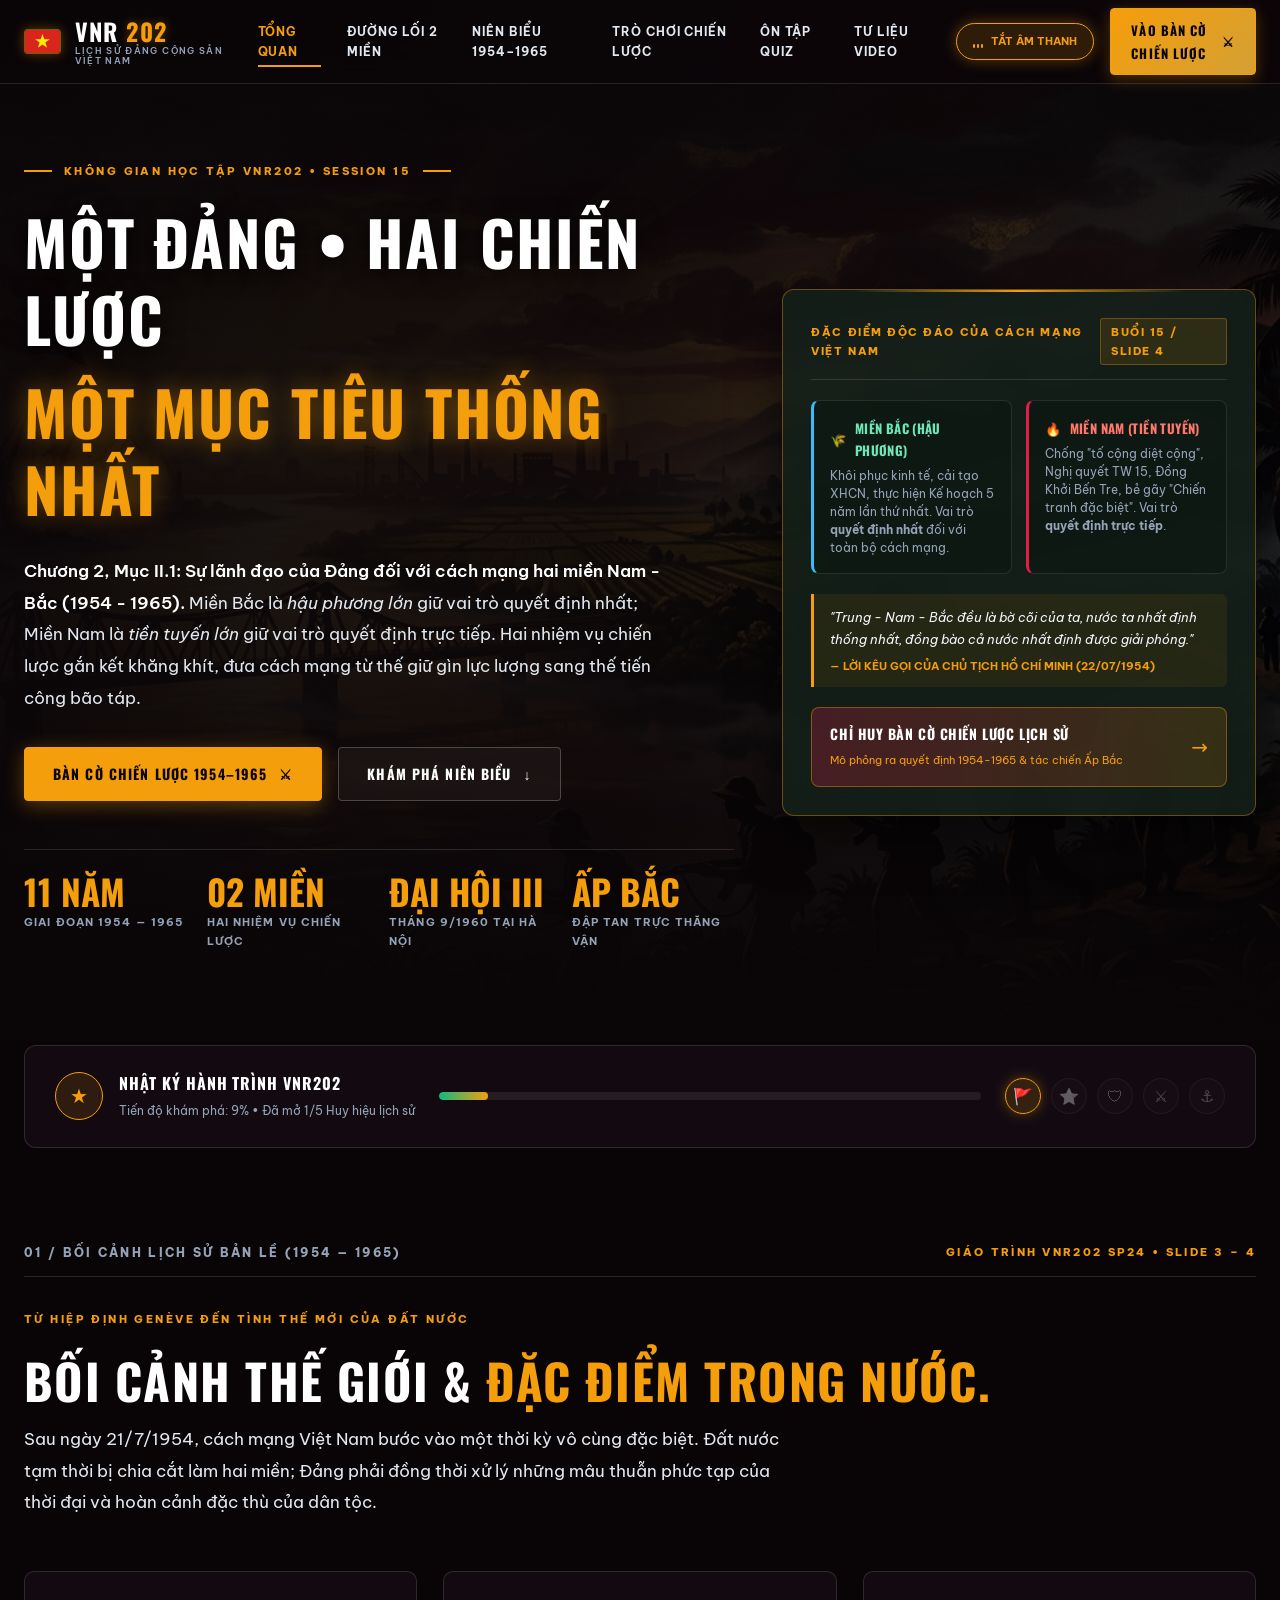
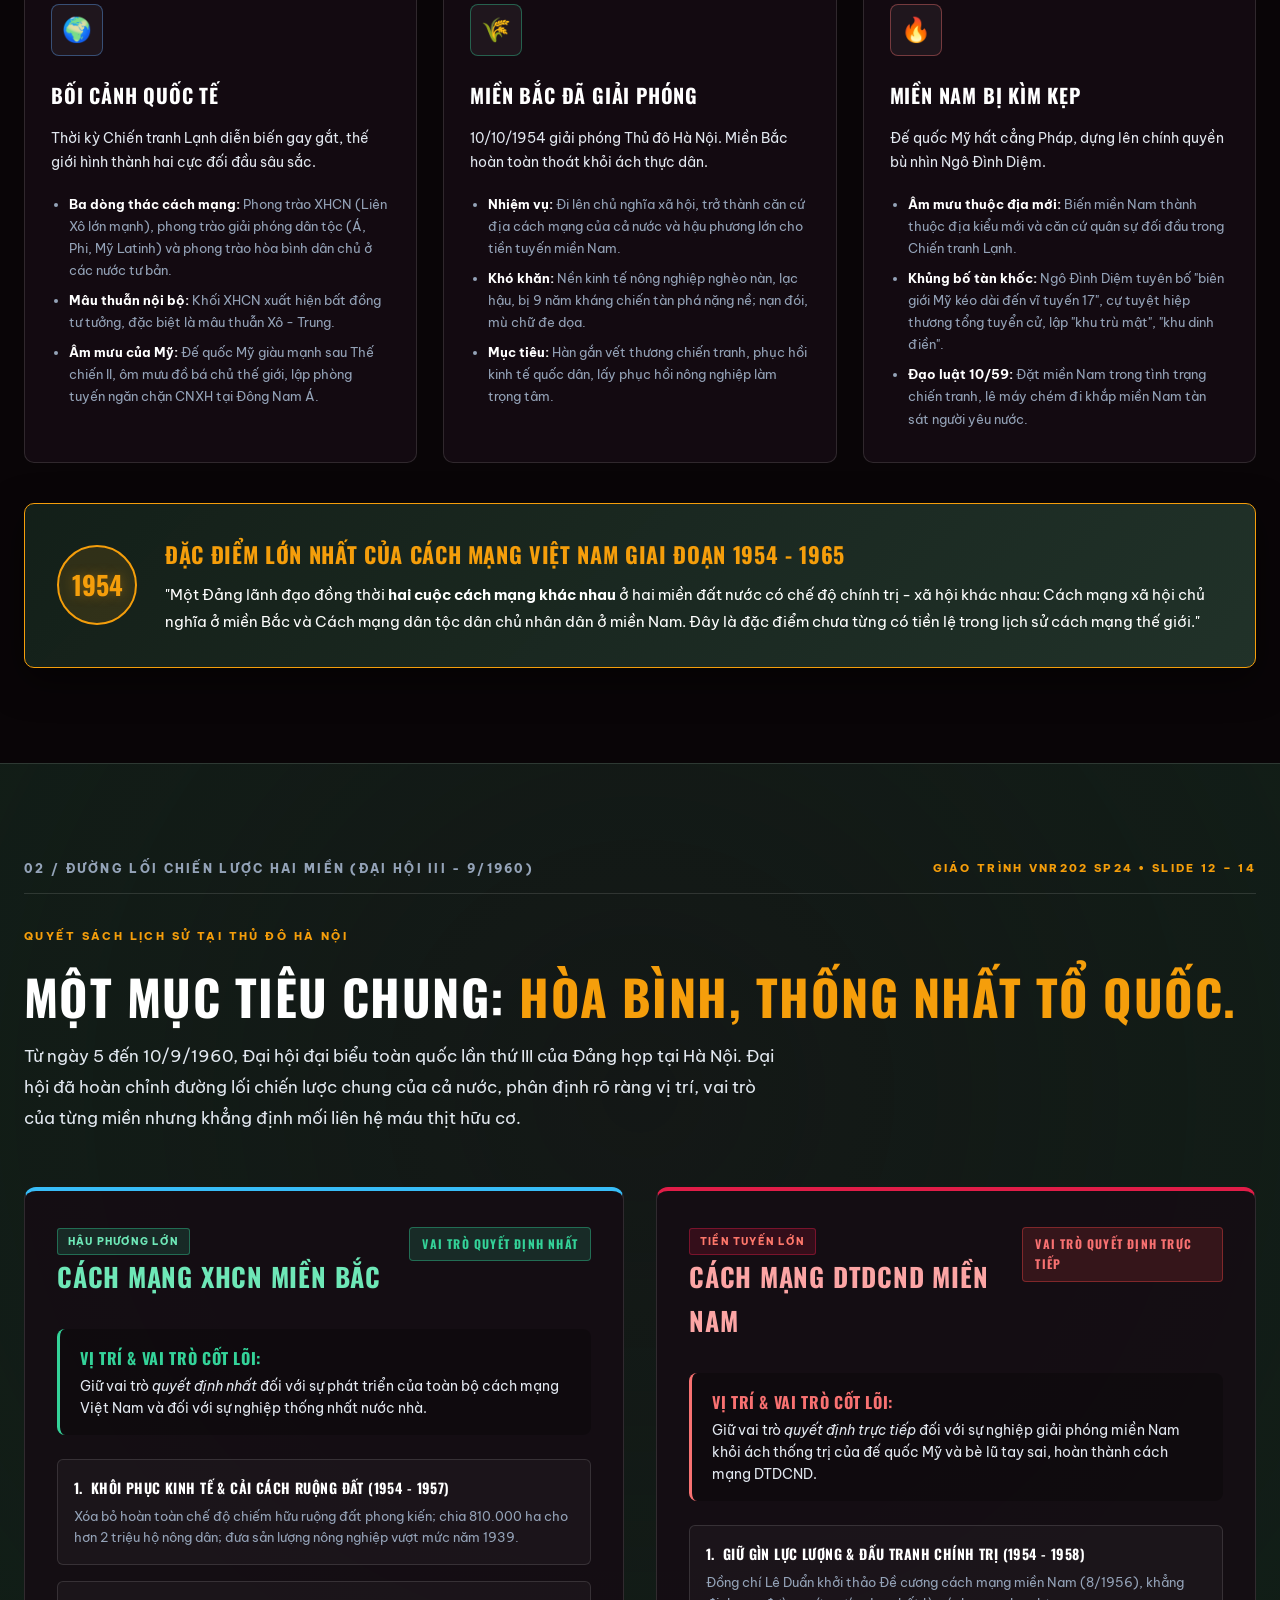
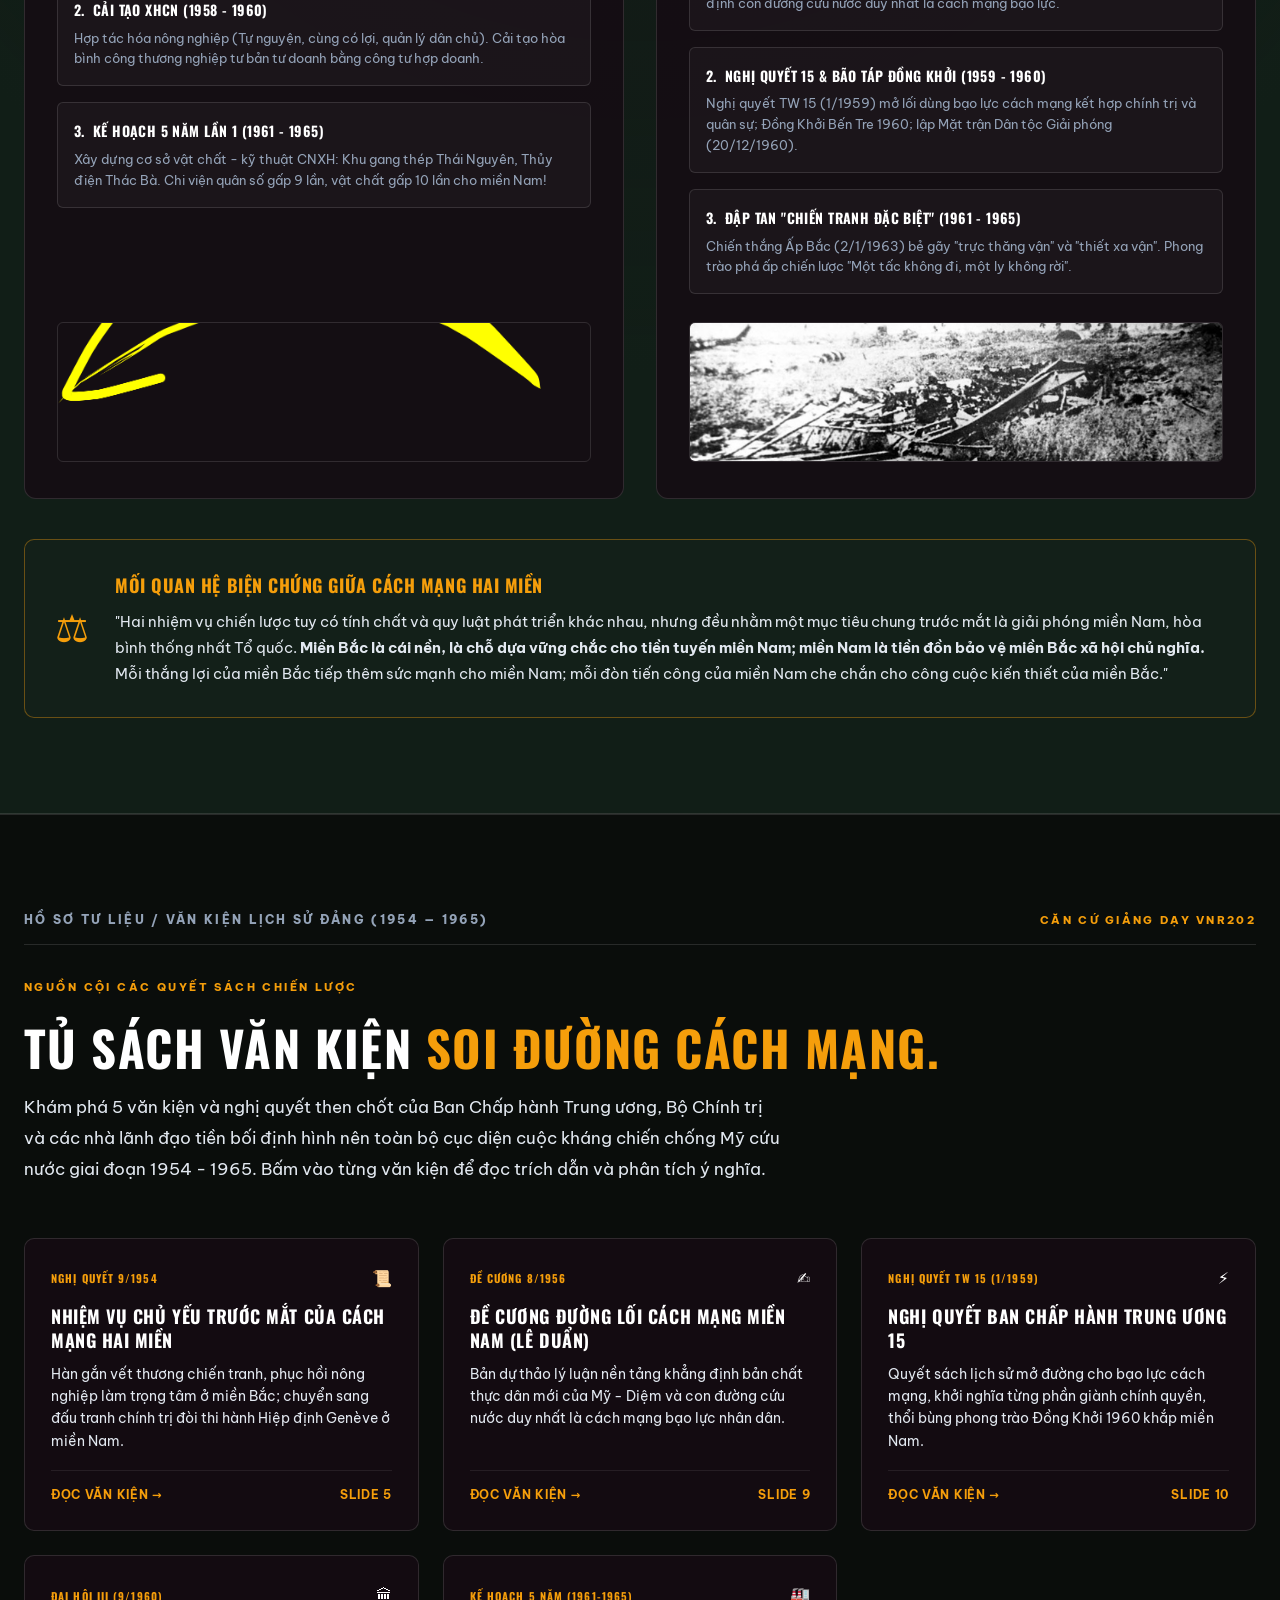
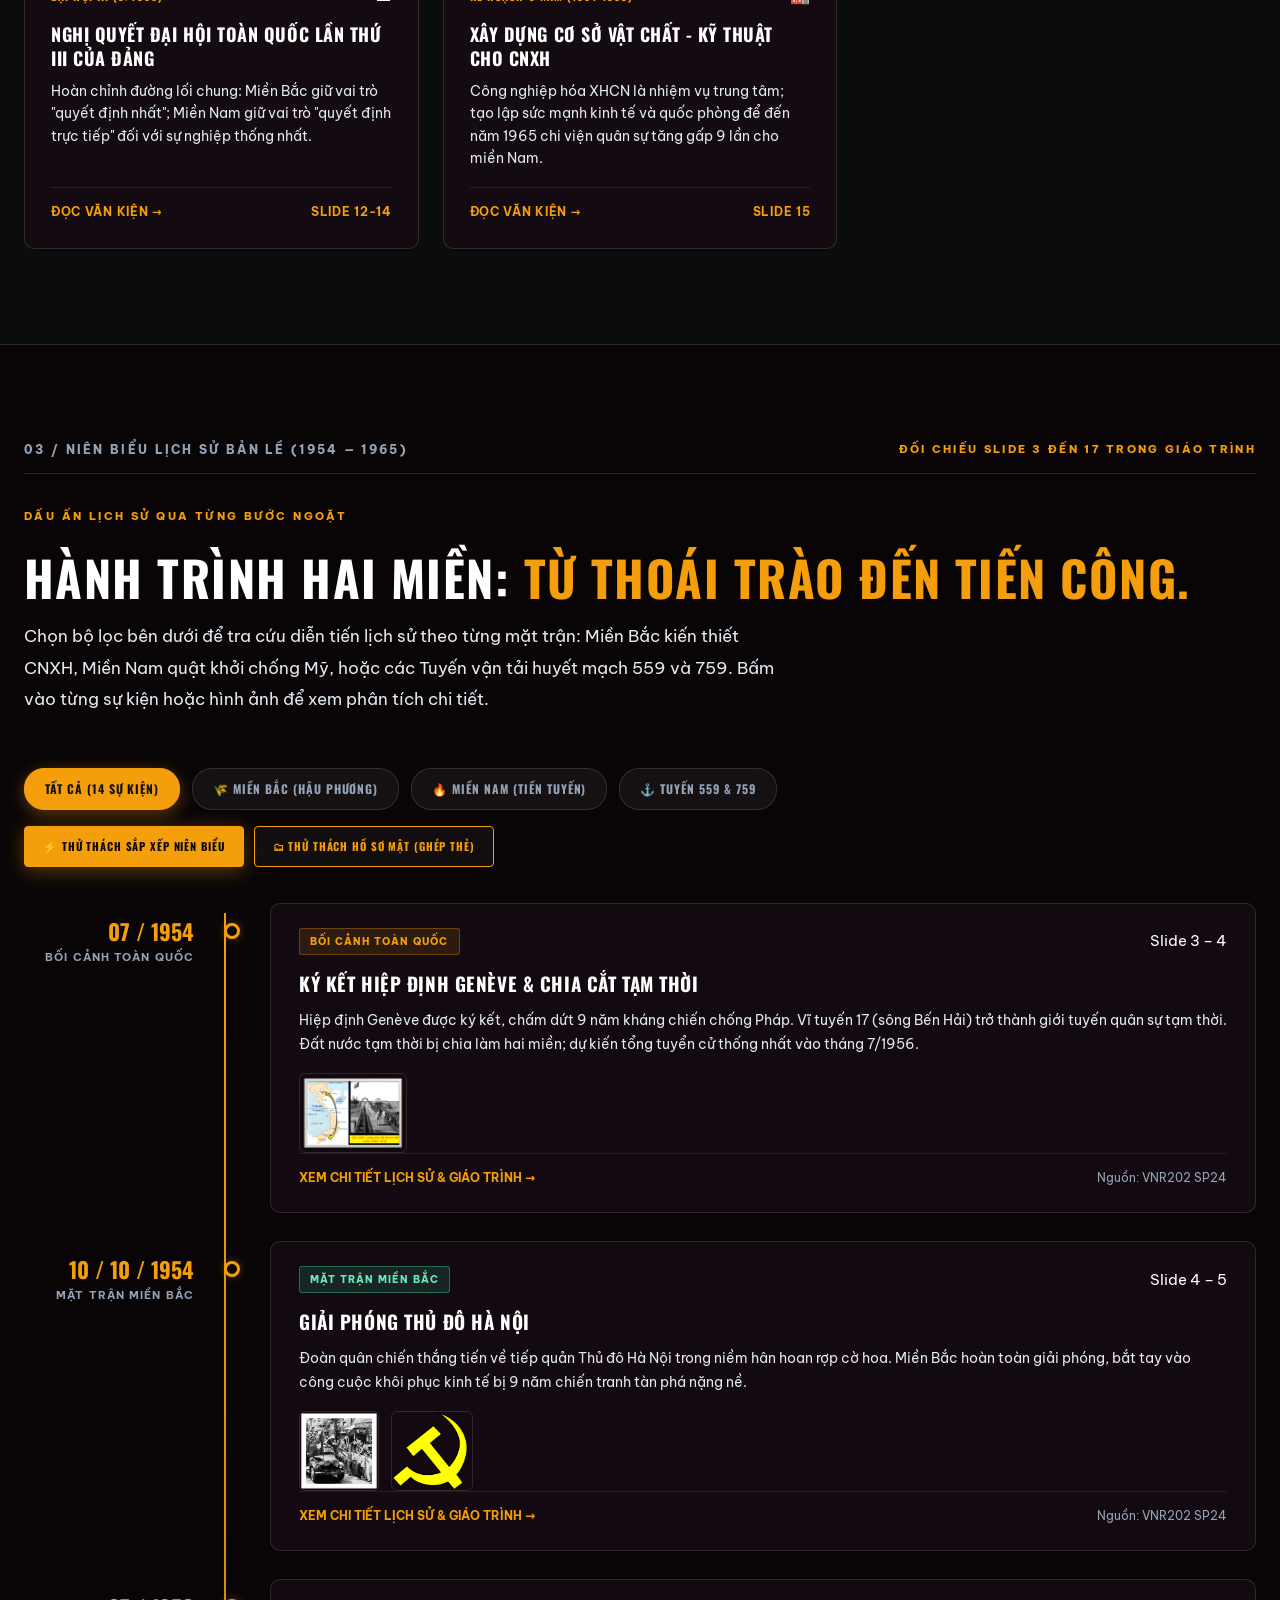
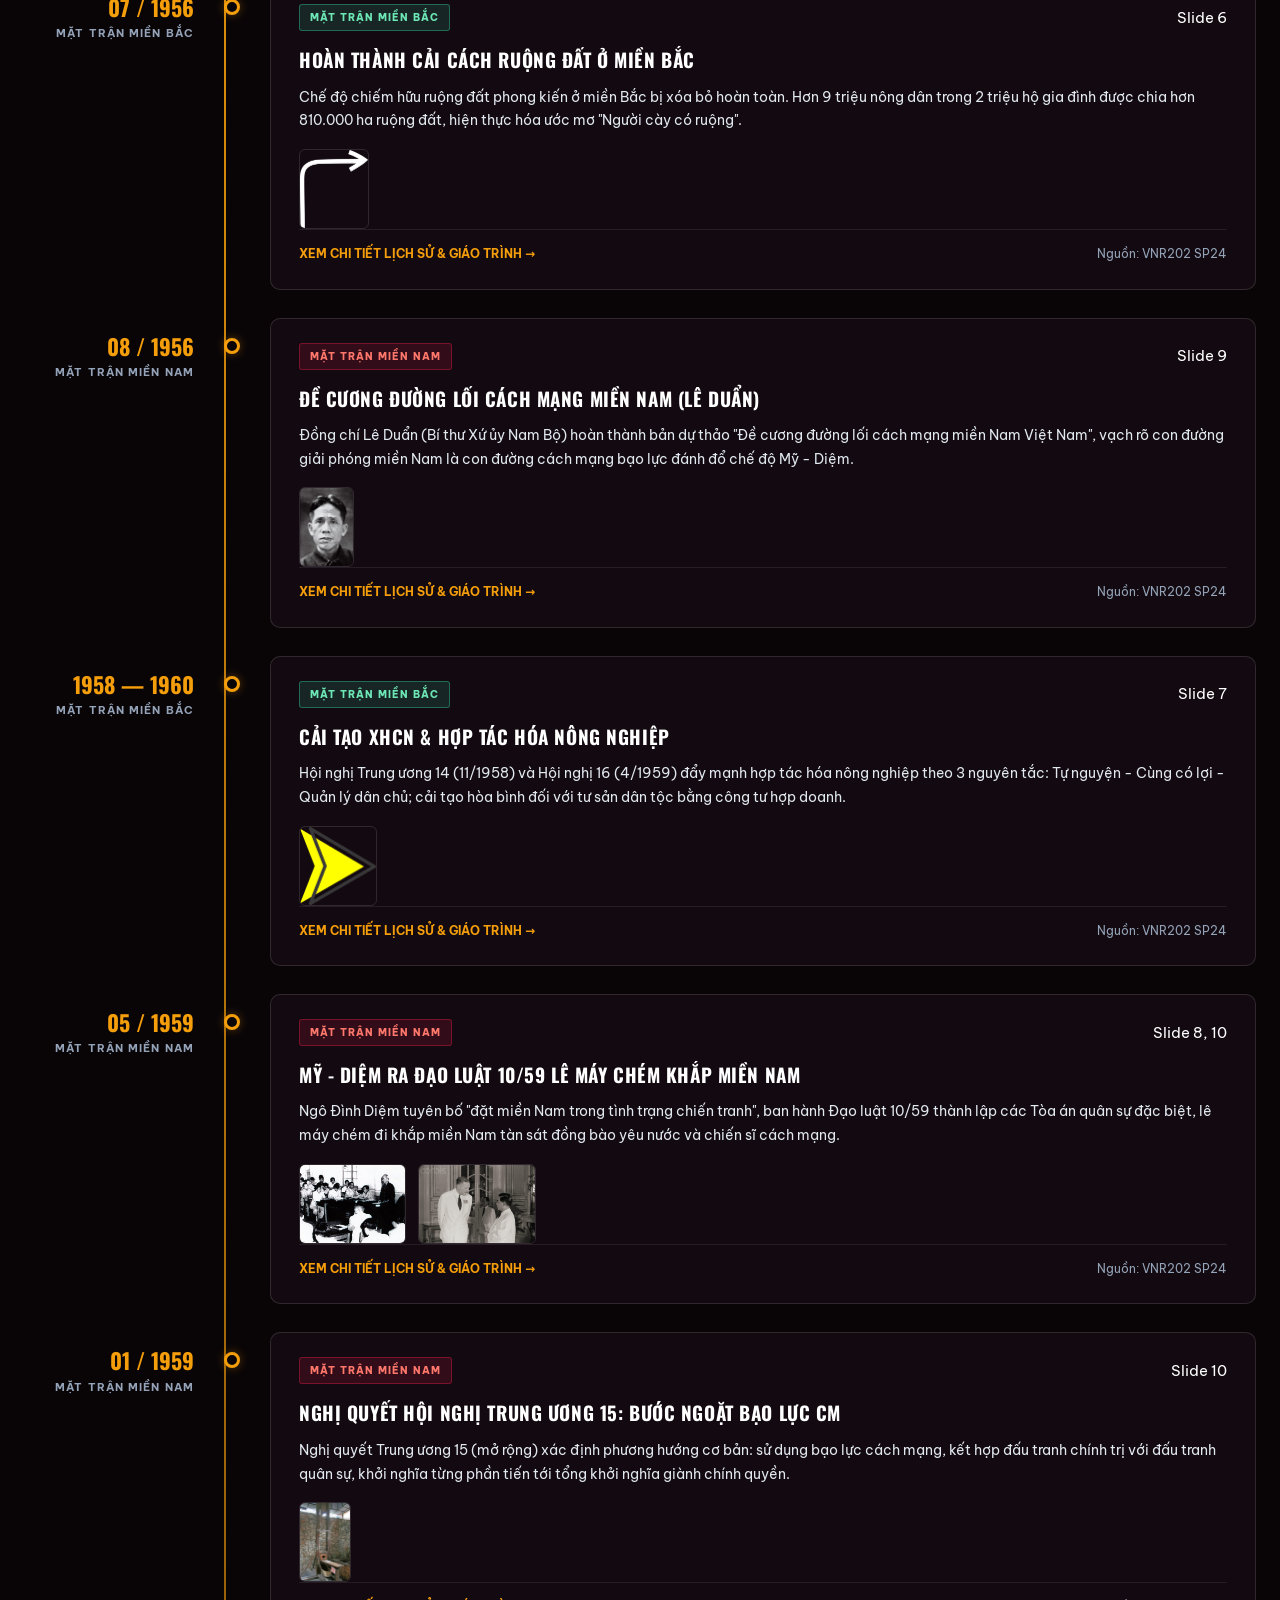
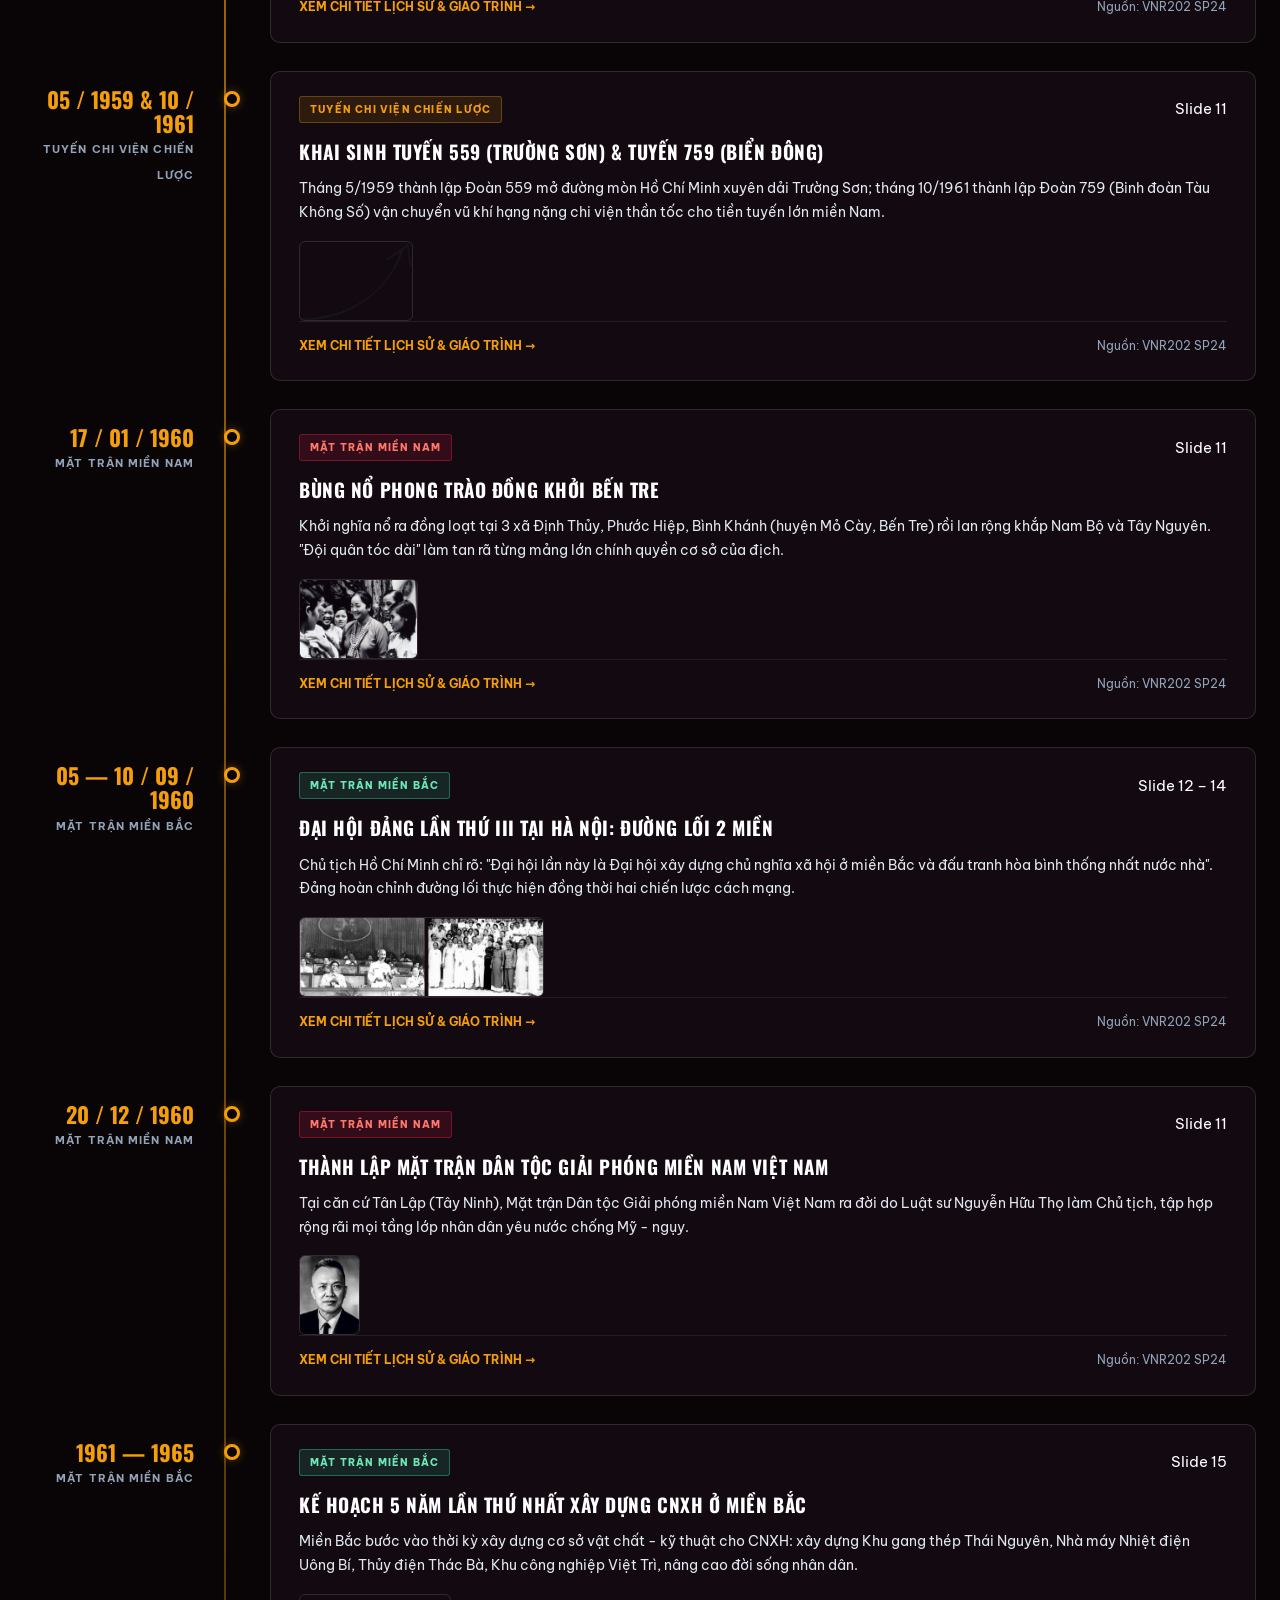
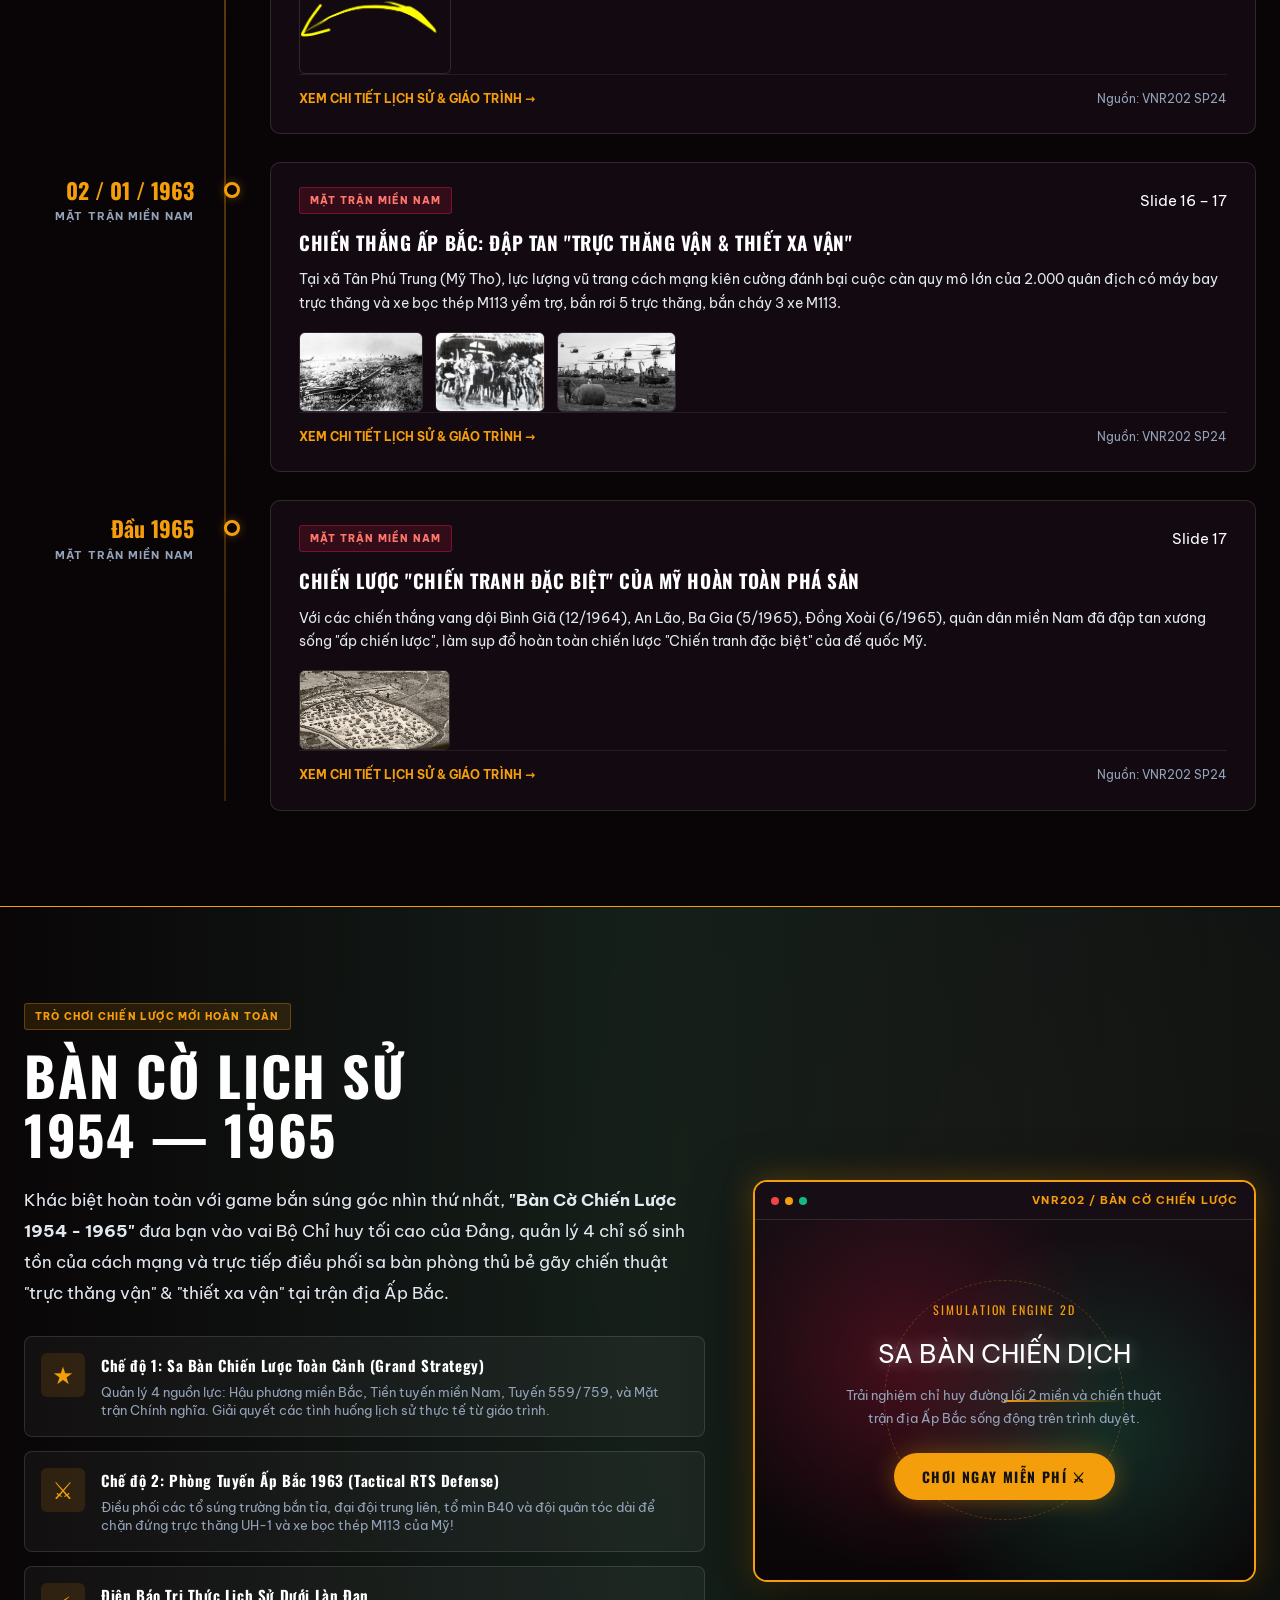
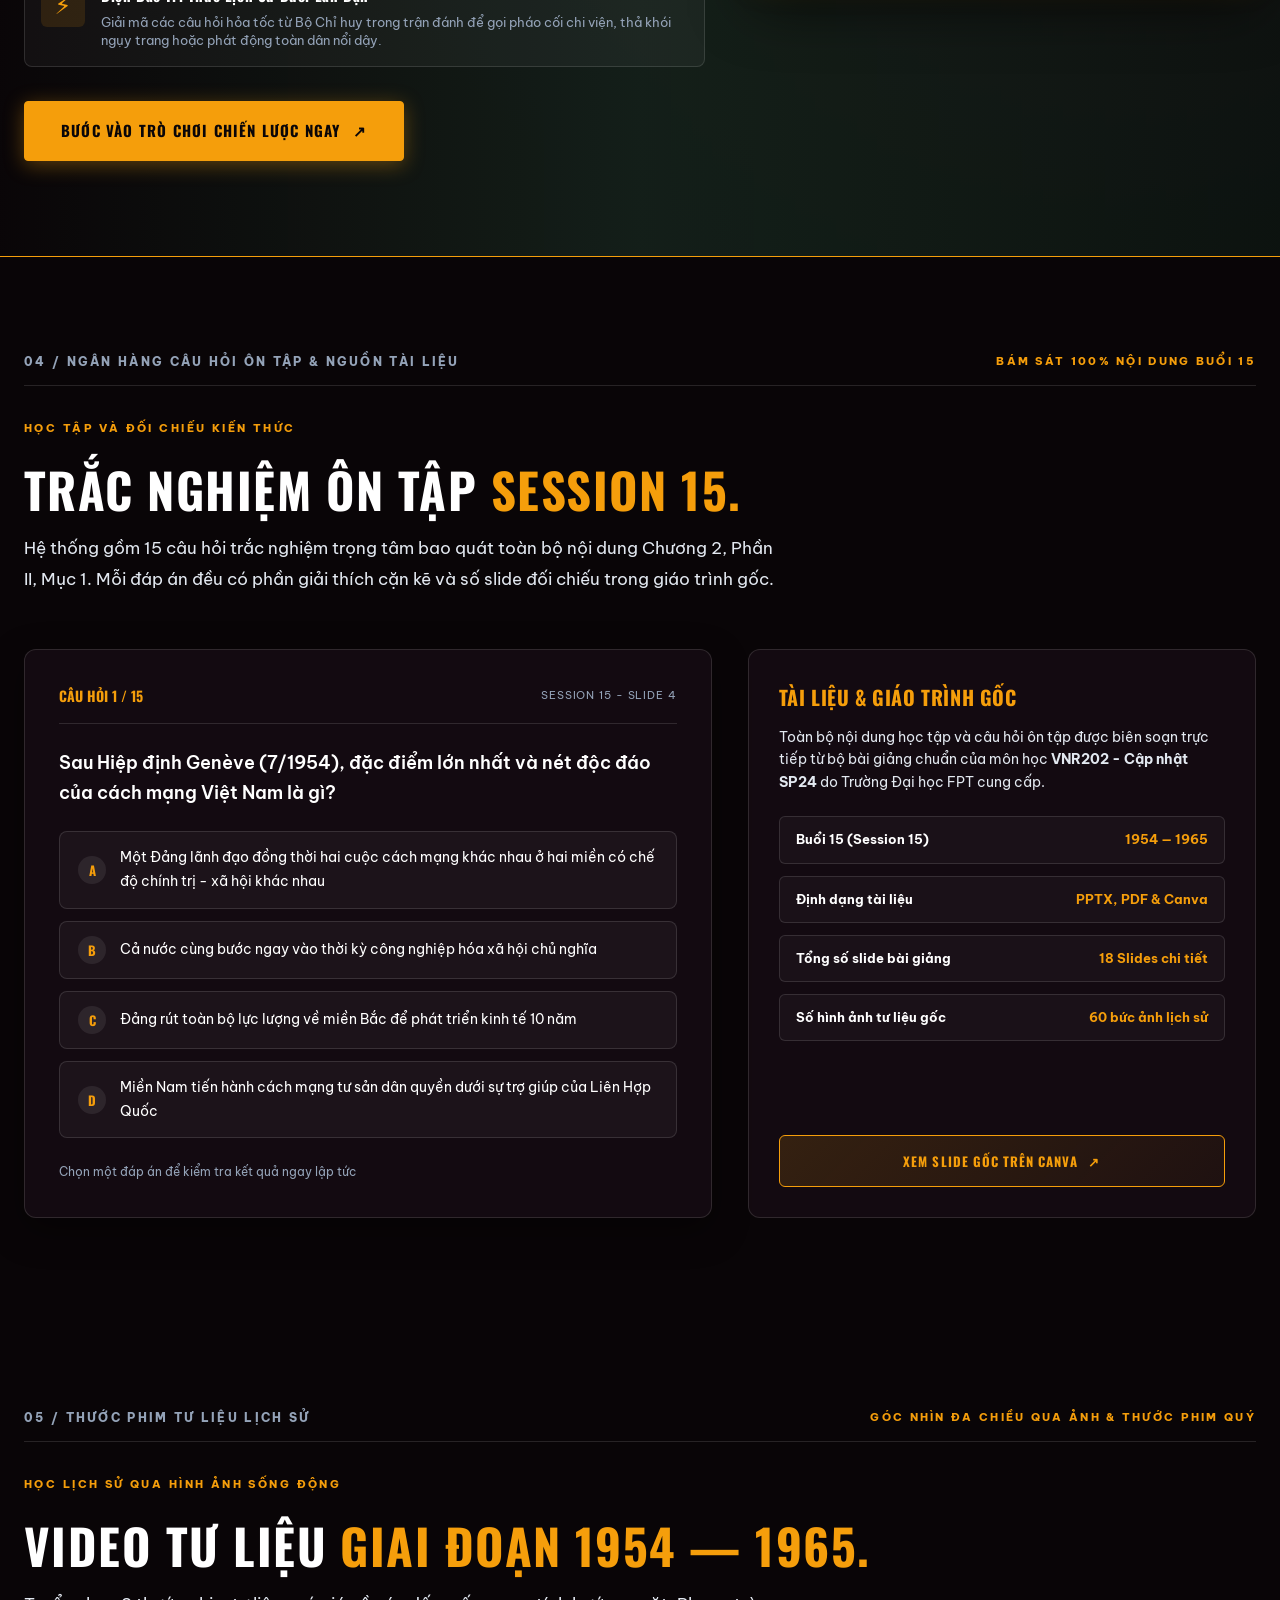
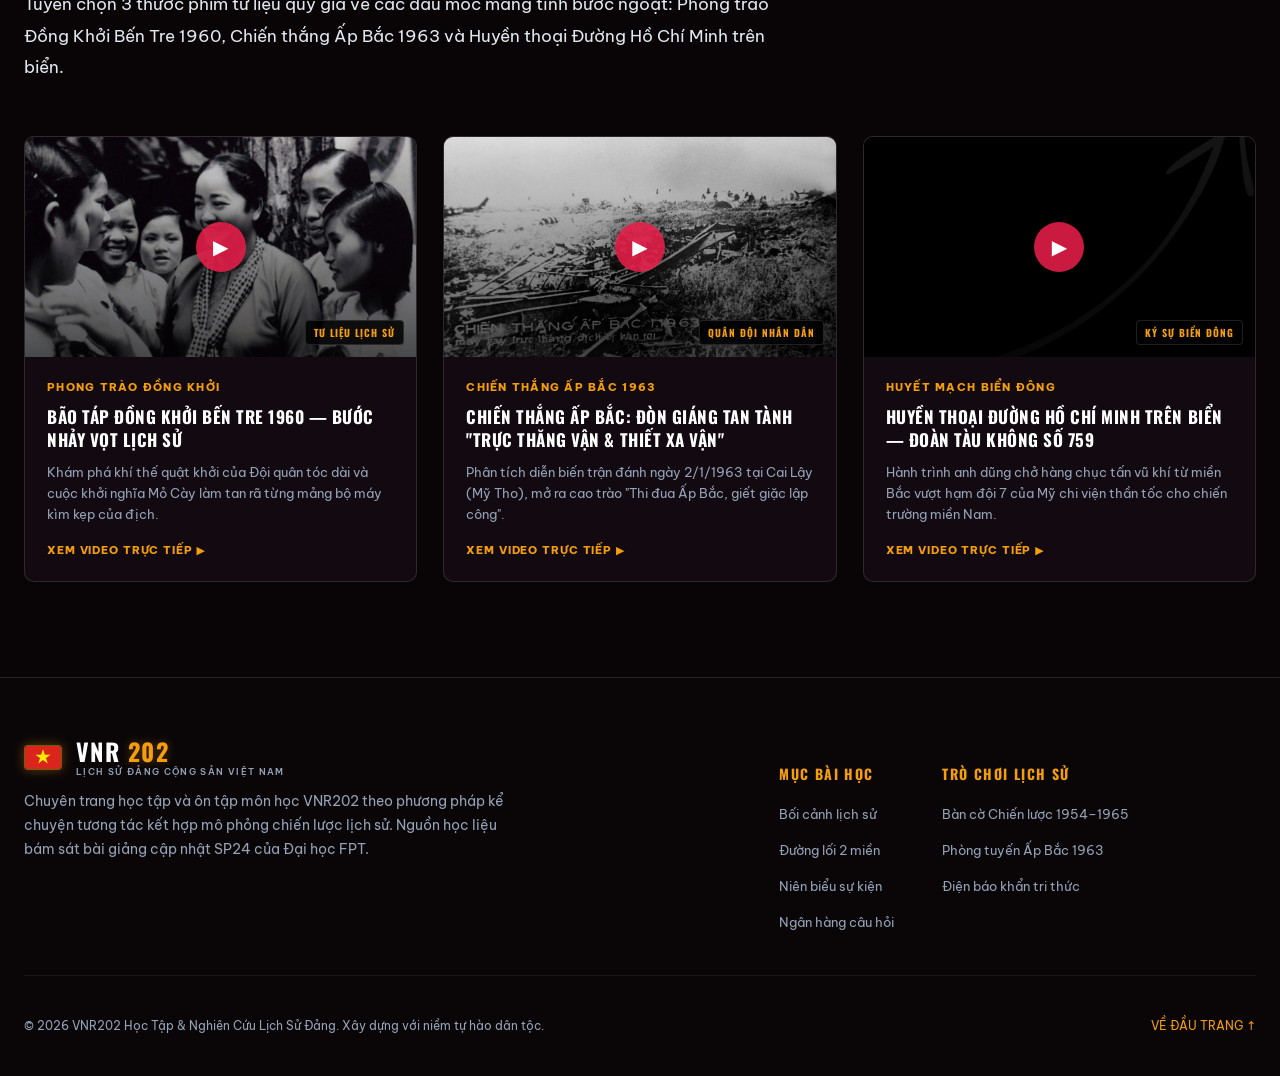
<file: index.html>
<!doctype html>
<html lang="vi">
<head>
  <meta charset="utf-8">
  <meta name="viewport" content="width=device-width, initial-scale=1, viewport-fit=cover">
  <meta name="theme-color" content="#0d1612">
  <title>VNR202 — Sự Lãnh Đạo Của Đảng Đối Với Cách Mạng Hai Miền Nam - Bắc (1954 - 1965)</title>
  <link rel="icon" type="image/svg+xml" href="assets/vietnam-flag.svg">
  <meta name="description" content="Chuyên trang học tập môn VNR202 - Lịch sử Đảng Cộng sản Việt Nam. Chương 2, Phần II, Mục 1: Sự lãnh đạo của Đảng đối với cách mạng hai miền Nam - Bắc (1954 - 1965). Bám sát giáo trình SP24, kèm trò chơi chiến lược tương tác lịch sử.">
  <link rel="preconnect" href="https://fonts.googleapis.com">
  <link rel="preconnect" href="https://fonts.gstatic.com" crossorigin>
  <link href="https://fonts.googleapis.com/css2?family=Be+Vietnam+Pro:wght@400;500;600;700;800&family=Oswald:wght@400;500;600;700&display=swap" rel="stylesheet">
  <link rel="stylesheet" href="styles.css">
  <link rel="stylesheet" href="media.css">
  <script defer src="app.js"></script>
</head>
<body>
  
  

  

  <!-- Background Audio (Epic March) -->
  <audio id="bg-audio" src="assets/audio/background-theme.mp3" preload="auto" loop autoplay></audio>
  <a class="skip-link" href="#main-content">Bỏ qua điều hướng, tới nội dung chính</a>

  <!-- Global Site Header -->
  <header class="site-header">
    <a class="brand" href="#top" aria-label="VNR202 Trang chủ">
      <img class="brand-flag" src="assets/vietnam-flag.svg" alt="Quốc kỳ Việt Nam">
      <span class="brand-copy">
        <span class="brand-name">VNR <span class="gold">202</span></span>
        <small>LỊCH SỬ ĐẢNG CỘNG SẢN VIỆT NAM</small>
      </span>
    </a>

    <nav class="nav-links" aria-label="Điều hướng chính">
      <a href="#tong-quan" class="active">Tổng quan</a>
      <a href="#duong-loi">Đường lối 2 miền</a>
      <a href="#nien-bieu">Niên biểu 1954–1965</a>
      <a href="#tro-choi">Trò chơi Chiến lược</a>
      <a href="#on-tap">Ôn tập Quiz</a>
      <a href="#video">Tư liệu Video</a>
    </nav>

    <div class="header-right">
      <button id="audio-toggle-btn" class="audio-btn" type="button" aria-label="Bật hoặc tắt âm thanh nền">
        <div class="wave-bars" aria-hidden="true">
          <span></span><span></span><span></span>
        </div>
        <span class="btn-text">BẬT ÂM THANH</span>
      </button>

      <a href="game.html" class="cta-btn">
        <span>VÀO BÀN CỜ CHIẾN LƯỢC</span>
        <span aria-hidden="true">⚔</span>
      </a>

      <button class="menu-toggle" type="button" aria-label="Mở danh mục điều hướng">☰</button>
    </div>
  </header>

  <!-- Mobile Drawer Navigation -->
  <nav id="mobile-nav" class="mobile-nav" aria-label="Điều hướng trên điện thoại">
    <a href="#tong-quan">01. Tổng quan Bối cảnh</a>
    <a href="#duong-loi">02. Đường lối Chiến lược 2 Miền</a>
    <a href="#nien-bieu">03. Niên biểu Lịch sử 1954–1965</a>
    <a href="#tro-choi">04. Trò chơi Sa bàn & Ấp Bắc</a>
    <a href="#on-tap">05. Ngân hàng Câu hỏi Ôn tập</a>
    <a href="#video">06. Thước phim Tư liệu</a>
    <a href="game.html" style="color: var(--gold); font-weight: 700;">⚔ BẮT ĐẦU CHƠI GAME NGAY</a>
  </nav>

  <main id="main-content">
    <!-- HERO SECTION -->
    <section class="hero" id="top" aria-labelledby="hero-title">
      <div class="hero-bg" role="img" aria-label="Bối cảnh lịch sử cách mạng Việt Nam 1954 - 1965"></div>
      <div class="hero-shade"></div>

      <div class="shell hero-grid">
        <div class="hero-text">
          <div class="eyebrow">
            <span class="eyebrow-line"></span>
            <span>KHÔNG GIAN HỌC TẬP VNR202 • SESSION 15</span>
            <span class="eyebrow-line"></span>
          </div>

          <h1 id="hero-title" class="hero-title">
            <span class="white">MỘT ĐẢNG • HAI CHIẾN LƯỢC</span>
            <span class="gold">MỘT MỤC TIÊU THỐNG NHẤT</span>
          </h1>

          <p class="hero-lead">
            <strong>Chương 2, Mục II.1: Sự lãnh đạo của Đảng đối với cách mạng hai miền Nam - Bắc (1954 - 1965).</strong>
            Miền Bắc là <em>hậu phương lớn</em> giữ vai trò quyết định nhất; Miền Nam là <em>tiền tuyến lớn</em> giữ vai trò quyết định trực tiếp. Hai nhiệm vụ chiến lược gắn kết khăng khít, đưa cách mạng từ thế giữ gìn lực lượng sang thế tiến công bão táp.
          </p>

          <div class="hero-actions">
            <a href="game.html" class="btn btn-gold">
              <span>BÀN CỜ CHIẾN LƯỢC 1954–1965</span>
              <span aria-hidden="true">⚔</span>
            </a>
            <a href="#nien-bieu" class="btn btn-ghost">
              <span>KHÁM PHÁ NIÊN BIỂU</span>
              <span aria-hidden="true">↓</span>
            </a>
          </div>

          <div class="hero-stats">
            <div class="stat-item">
              <strong>11 NĂM</strong>
              <span>GIAI ĐOẠN 1954 — 1965</span>
            </div>
            <div class="stat-item">
              <strong>02 MIỀN</strong>
              <span>HAI NHIỆM VỤ CHIẾN LƯỢC</span>
            </div>
            <div class="stat-item">
              <strong>ĐẠI HỘI III</strong>
              <span>THÁNG 9/1960 TẠI HÀ NỘI</span>
            </div>
            <div class="stat-item">
              <strong>ẤP BẮC</strong>
              <span>ĐẬP TAN TRỰC THĂNG VẬN</span>
            </div>
          </div>
        </div>

        <!-- Showcase Dual Card on Hero -->
        <div class="hero-card">
          <div class="hero-card-head">
            <span>ĐẶC ĐIỂM ĐỘC ĐÁO CỦA CÁCH MẠNG VIỆT NAM</span>
            <span class="badge-tag gold">BUỔI 15 / SLIDE 4</span>
          </div>

          <div class="dual-pill-container">
            <div class="pill-block bac">
              <h4><span>🌾</span> MIỀN BẮC (HẬU PHƯƠNG)</h4>
              <p>Khôi phục kinh tế, cải tạo XHCN, thực hiện Kế hoạch 5 năm lần thứ nhất. Vai trò <strong>quyết định nhất</strong> đối với toàn bộ cách mạng.</p>
            </div>
            <div class="pill-block nam">
              <h4><span>🔥</span> MIỀN NAM (TIỀN TUYẾN)</h4>
              <p>Chống "tố cộng diệt cộng", Nghị quyết TW 15, Đồng Khởi Bến Tre, bẻ gãy "Chiến tranh đặc biệt". Vai trò <strong>quyết định trực tiếp</strong>.</p>
            </div>
          </div>

          <div class="hero-quote">
            "Trung - Nam - Bắc đều là bờ cõi của ta, nước ta nhất định thống nhất, đồng bào cả nước nhất định được giải phóng."
            <cite>— Lời kêu gọi của Chủ tịch Hồ Chí Minh (22/07/1954)</cite>
          </div>

          <a href="game.html" class="game-preview-cta">
            <div>
              <strong>CHỈ HUY BÀN CỜ CHIẾN LƯỢC LỊCH SỬ</strong>
              <small>Mô phỏng ra quyết định 1954-1965 & tác chiến Ấp Bắc</small>
            </div>
            <span class="arrow">→</span>
          </a>
        </div>
      </div>
    </section>

    
    <!-- PROGRESS TRACKER & BADGES -->
    <section class="shell" style="margin-top: -36px; position: relative; z-index: 10;">
      <div class="progress-bar-wrapper">
        <div class="progress-info">
          <div class="progress-icon">★</div>
          <div class="progress-text">
            <strong>NHẬT KÝ HÀNH TRÌNH VNR202</strong>
            <small id="progress-count-text">Đang đồng bộ dữ liệu khám phá...</small>
          </div>
        </div>

        <div class="progress-meter">
          <div class="progress-track-bg">
            <div id="progress-fill" class="progress-track-fill" style="width: 15%;"></div>
          </div>
        </div>

        <div class="progress-badges" title="Hệ thống 5 Huy hiệu Lịch sử VNR202">
          <div id="badge-flag" class="badge-item unlocked" title="Tiếp quản Thủ đô 10/10/1954">🚩</div>
          <div id="badge-star" class="badge-item" title="Đồng Khởi Bến Tre 1960">⭐</div>
          <div id="badge-shield" class="badge-item" title="Đại hội Đảng lần thứ III">🛡</div>
          <div id="badge-sword" class="badge-item" title="Chiến thắng Ấp Bắc 1963">⚔</div>
          <div id="badge-anchor" class="badge-item" title="Đoàn Tàu Không Số 759">⚓</div>
        </div>
      </div>
    </section>

    <!-- SECTION 1: HISTORICAL CONTEXT -->
    <section class="section-pad" id="tong-quan" aria-labelledby="context-title">
      <div class="shell">
        <div class="section-index">
          <span>01 / BỐI CẢNH LỊCH SỬ BẢN LỀ (1954 — 1965)</span>
          <span class="source">GIÁO TRÌNH VNR202 SP24 • SLIDE 3 – 4</span>
        </div>

        <div class="section-head">
          <p class="eyebrow">TỪ HIỆP ĐỊNH GENÈVE ĐẾN TÌNH THẾ MỚI CỦA ĐẤT NƯỚC</p>
          <h2 id="context-title" class="section-title">
            BỐI CẢNH THẾ GIỚI & <span class="gold">ĐẶC ĐIỂM TRONG NƯỚC.</span>
          </h2>
          <p class="section-desc">
            Sau ngày 21/7/1954, cách mạng Việt Nam bước vào một thời kỳ vô cùng đặc biệt. Đất nước tạm thời bị chia cắt làm hai miền; Đảng phải đồng thời xử lý những mâu thuẫn phức tạp của thời đại và hoàn cảnh đặc thù của dân tộc.
          </p>
        </div>

        <div class="context-grid">
          <!-- Card 1: World Context -->
          <article class="context-card world">
            <div class="context-card-icon">🌍</div>
            <h3>BỐI CẢNH QUỐC TẾ</h3>
            <p>Thời kỳ Chiến tranh Lạnh diễn biến gay gắt, thế giới hình thành hai cực đối đầu sâu sắc.</p>
            <ul>
              <li><strong>Ba dòng thác cách mạng:</strong> Phong trào XHCN (Liên Xô lớn mạnh), phong trào giải phóng dân tộc (Á, Phi, Mỹ Latinh) và phong trào hòa bình dân chủ ở các nước tư bản.</li>
              <li><strong>Mâu thuẫn nội bộ:</strong> Khối XHCN xuất hiện bất đồng tư tưởng, đặc biệt là mâu thuẫn Xô - Trung.</li>
              <li><strong>Âm mưu của Mỹ:</strong> Đế quốc Mỹ giàu mạnh sau Thế chiến II, ôm mưu đồ bá chủ thế giới, lập phòng tuyến ngăn chặn CNXH tại Đông Nam Á.</li>
            </ul>
          </article>

          <!-- Card 2: North Vietnam -->
          <article class="context-card north">
            <div class="context-card-icon">🌾</div>
            <h3>MIỀN BẮC ĐÃ GIẢI PHÓNG</h3>
            <p>10/10/1954 giải phóng Thủ đô Hà Nội. Miền Bắc hoàn toàn thoát khỏi ách thực dân.</p>
            <ul>
              <li><strong>Nhiệm vụ:</strong> Đi lên chủ nghĩa xã hội, trở thành căn cứ địa cách mạng của cả nước và hậu phương lớn cho tiền tuyến miền Nam.</li>
              <li><strong>Khó khăn:</strong> Nền kinh tế nông nghiệp nghèo nàn, lạc hậu, bị 9 năm kháng chiến tàn phá nặng nề; nạn đói, mù chữ đe dọa.</li>
              <li><strong>Mục tiêu:</strong> Hàn gắn vết thương chiến tranh, phục hồi kinh tế quốc dân, lấy phục hồi nông nghiệp làm trọng tâm.</li>
            </ul>
          </article>

          <!-- Card 3: South Vietnam -->
          <article class="context-card south">
            <div class="context-card-icon">🔥</div>
            <h3>MIỀN NAM BỊ KÌM KẸP</h3>
            <p>Đế quốc Mỹ hất cẳng Pháp, dựng lên chính quyền bù nhìn Ngô Đình Diệm.</p>
            <ul>
              <li><strong>Âm mưu thuộc địa mới:</strong> Biến miền Nam thành thuộc địa kiểu mới và căn cứ quân sự đối đầu trong Chiến tranh Lạnh.</li>
              <li><strong>Khủng bố tàn khốc:</strong> Ngô Đình Diệm tuyên bố "biên giới Mỹ kéo dài đến vĩ tuyến 17", cự tuyệt hiệp thương tổng tuyển cử, lập "khu trù mật", "khu dinh điền".</li>
              <li><strong>Đạo luật 10/59:</strong> Đặt miền Nam trong tình trạng chiến tranh, lê máy chém đi khắp miền Nam tàn sát người yêu nước.</li>
            </ul>
          </article>
        </div>

        <!-- Strategic Conclusion Banner -->
        <div class="strategic-callout">
          <div class="callout-emblem">1954</div>
          <div class="callout-body">
            <h3>ĐẶC ĐIỂM LỚN NHẤT CỦA CÁCH MẠNG VIỆT NAM GIAI ĐOẠN 1954 - 1965</h3>
            <p>
              "Một Đảng lãnh đạo đồng thời <strong>hai cuộc cách mạng khác nhau</strong> ở hai miền đất nước có chế độ chính trị - xã hội khác nhau: Cách mạng xã hội chủ nghĩa ở miền Bắc và Cách mạng dân tộc dân chủ nhân dân ở miền Nam. Đây là đặc điểm chưa từng có tiền lệ trong lịch sử cách mạng thế giới."
            </p>
          </div>
        </div>
      </div>
    </section>

    <!-- SECTION 2: DUAL STRATEGY MATRIX (ĐẠI HỘI III) -->
    <section class="section-pad dual-strategy" id="duong-loi" aria-labelledby="strategy-title">
      <div class="shell">
        <div class="section-index">
          <span>02 / ĐƯỜNG LỐI CHIẾN LƯỢC HAI MIỀN (ĐẠI HỘI III - 9/1960)</span>
          <span class="source">GIÁO TRÌNH VNR202 SP24 • SLIDE 12 – 14</span>
        </div>

        <div class="section-head">
          <p class="eyebrow">QUYẾT SÁCH LỊCH SỬ TẠI THỦ ĐÔ HÀ NỘI</p>
          <h2 id="strategy-title" class="section-title">
            MỘT MỤC TIÊU CHUNG: <span class="gold">HÒA BÌNH, THỐNG NHẤT TỔ QUỐC.</span>
          </h2>
          <p class="section-desc">
            Từ ngày 5 đến 10/9/1960, Đại hội đại biểu toàn quốc lần thứ III của Đảng họp tại Hà Nội. Đại hội đã hoàn chỉnh đường lối chiến lược chung của cả nước, phân định rõ ràng vị trí, vai trò của từng miền nhưng khẳng định mối liên hệ máu thịt hữu cơ.
          </p>
        </div>

        <div class="strategy-grid">
          <!-- Column North -->
          <div class="strategy-col north">
            <div class="strategy-col-header">
              <div>
                <span class="badge-tag cyan">HẬU PHƯƠNG LỚN</span>
                <h3>CÁCH MẠNG XHCN MIỀN BẮC</h3>
              </div>
              <span class="strategy-badge">VAI TRÒ QUYẾT ĐỊNH NHẤT</span>
            </div>

            <div class="role-highlight">
              <strong>VỊ TRÍ & VAI TRÒ CỐT LÕI:</strong>
              <p>Giữ vai trò <em>quyết định nhất</em> đối với sự phát triển của toàn bộ cách mạng Việt Nam và đối với sự nghiệp thống nhất nước nhà.</p>
            </div>

            <div class="strategy-tasks">
              <div class="task-box">
                <h4><span>1.</span> Khôi phục kinh tế & Cải cách ruộng đất (1954 - 1957)</h4>
                <p>Xóa bỏ hoàn toàn chế độ chiếm hữu ruộng đất phong kiến; chia 810.000 ha cho hơn 2 triệu hộ nông dân; đưa sản lượng nông nghiệp vượt mức năm 1939.</p>
              </div>
              <div class="task-box">
                <h4><span>2.</span> Cải tạo XHCN (1958 - 1960)</h4>
                <p>Hợp tác hóa nông nghiệp (Tự nguyện, cùng có lợi, quản lý dân chủ). Cải tạo hòa bình công thương nghiệp tư bản tư doanh bằng công tư hợp doanh.</p>
              </div>
              <div class="task-box">
                <h4><span>3.</span> Kế hoạch 5 năm lần 1 (1961 - 1965)</h4>
                <p>Xây dựng cơ sở vật chất - kỹ thuật CNXH: Khu gang thép Thái Nguyên, Thủy điện Thác Bà. Chi viện quân số gấp 9 lần, vật chất gấp 10 lần cho miền Nam!</p>
              </div>
            </div>

            <img src="assets/history/image72.png" alt="Công nghiệp hóa miền Bắc" class="strategy-img-thumb" loading="lazy">
          </div>

          <!-- Column South -->
          <div class="strategy-col south">
            <div class="strategy-col-header">
              <div>
                <span class="badge-tag red">TIỀN TUYẾN LỚN</span>
                <h3>CÁCH MẠNG DTDCND MIỀN NAM</h3>
              </div>
              <span class="strategy-badge">VAI TRÒ QUYẾT ĐỊNH TRỰC TIẾP</span>
            </div>

            <div class="role-highlight">
              <strong>VỊ TRÍ & VAI TRÒ CỐT LÕI:</strong>
              <p>Giữ vai trò <em>quyết định trực tiếp</em> đối với sự nghiệp giải phóng miền Nam khỏi ách thống trị của đế quốc Mỹ và bè lũ tay sai, hoàn thành cách mạng DTDCND.</p>
            </div>

            <div class="strategy-tasks">
              <div class="task-box">
                <h4><span>1.</span> Giữ gìn lực lượng & Đấu tranh chính trị (1954 - 1958)</h4>
                <p>Đồng chí Lê Duẩn khởi thảo Đề cương cách mạng miền Nam (8/1956), khẳng định con đường cứu nước duy nhất là cách mạng bạo lực.</p>
              </div>
              <div class="task-box">
                <h4><span>2.</span> Nghị quyết 15 & Bão táp Đồng Khởi (1959 - 1960)</h4>
                <p>Nghị quyết TW 15 (1/1959) mở lối dùng bạo lực cách mạng kết hợp chính trị và quân sự; Đồng Khởi Bến Tre 1960; lập Mặt trận Dân tộc Giải phóng (20/12/1960).</p>
              </div>
              <div class="task-box">
                <h4><span>3.</span> Đập tan "Chiến tranh đặc biệt" (1961 - 1965)</h4>
                <p>Chiến thắng Ấp Bắc (2/1/1963) bẻ gãy "trực thăng vận" và "thiết xa vận". Phong trào phá ấp chiến lược "Một tấc không đi, một ly không rời".</p>
              </div>
            </div>

            <img src="assets/history/image85.png" alt="Chiến thắng Ấp Bắc" class="strategy-img-thumb" loading="lazy">
          </div>
        </div>

        <!-- Organic Relationship Banner -->
        <div class="organic-relation">
          <div class="relation-icon">⚖</div>
          <div class="relation-text">
            <h4>MỐI QUAN HỆ BIỆN CHỨNG GIỮA CÁCH MẠNG HAI MIỀN</h4>
            <p>
              "Hai nhiệm vụ chiến lược tuy có tính chất và quy luật phát triển khác nhau, nhưng đều nhằm một mục tiêu chung trước mắt là giải phóng miền Nam, hòa bình thống nhất Tổ quốc. <strong>Miền Bắc là cái nền, là chỗ dựa vững chắc cho tiền tuyến miền Nam; miền Nam là tiền đồn bảo vệ miền Bắc xã hội chủ nghĩa.</strong> Mỗi thắng lợi của miền Bắc tiếp thêm sức mạnh cho miền Nam; mỗi đòn tiến công của miền Nam che chắn cho công cuộc kiến thiết của miền Bắc."
            </p>
          </div>
        </div>
      </div>
    </section>

    
    <!-- SECTION 2.5: PARTY DOCUMENTS ARCHIVE -->
    <section class="section-pad" id="van-kien" style="background: rgba(10, 18, 14, 0.7); border-top: 1px solid var(--line); border-bottom: 1px solid var(--line);">
      <div class="shell">
        <div class="section-index">
          <span>HỒ SƠ TƯ LIỆU / VĂN KIỆN LỊCH SỬ ĐẢNG (1954 — 1965)</span>
          <span class="source">CĂN CỨ GIẢNG DẠY VNR202</span>
        </div>

        <div class="section-head">
          <p class="eyebrow">NGUỒN CỘI CÁC QUYẾT SÁCH CHIẾN LƯỢC</p>
          <h2 class="section-title">
            TỦ SÁCH VĂN KIỆN <span class="gold">SOI ĐƯỜNG CÁCH MẠNG.</span>
          </h2>
          <p class="section-desc">
            Khám phá 5 văn kiện và nghị quyết then chốt của Ban Chấp hành Trung ương, Bộ Chính trị và các nhà lãnh đạo tiền bối định hình nên toàn bộ cục diện cuộc kháng chiến chống Mỹ cứu nước giai đoạn 1954 - 1965. Bấm vào từng văn kiện để đọc trích dẫn và phân tích ý nghĩa.
          </p>
        </div>

        <div class="doc-grid">
          <!-- Doc 1 -->
          <article class="doc-card" onclick="openDocumentModal('doc-9-1954')">
            <div class="doc-header">
              <span class="doc-tag">NGHỊ QUYẾT 9/1954</span>
              <span style="font-size: 16px;">📜</span>
            </div>
            <h3>Nhiệm Vụ Chủ Yếu Trước Mắt Của Cách Mạng Hai Miền</h3>
            <p>Hàn gắn vết thương chiến tranh, phục hồi nông nghiệp làm trọng tâm ở miền Bắc; chuyển sang đấu tranh chính trị đòi thi hành Hiệp định Genève ở miền Nam.</p>
            <div class="doc-footer">
              <span>ĐỌC VĂN KIỆN →</span>
              <span>Slide 5</span>
            </div>
          </article>

          <!-- Doc 2 -->
          <article class="doc-card" onclick="openDocumentModal('doc-decuong-1956')">
            <div class="doc-header">
              <span class="doc-tag">ĐỀ CƯƠNG 8/1956</span>
              <span style="font-size: 16px;">✍</span>
            </div>
            <h3>Đề Cương Đường Lối Cách Mạng Miền Nam (Lê Duẩn)</h3>
            <p>Bản dự thảo lý luận nền tảng khẳng định bản chất thực dân mới của Mỹ - Diệm và con đường cứu nước duy nhất là cách mạng bạo lực nhân dân.</p>
            <div class="doc-footer">
              <span>ĐỌC VĂN KIỆN →</span>
              <span>Slide 9</span>
            </div>
          </article>

          <!-- Doc 3 -->
          <article class="doc-card" onclick="openDocumentModal('doc-tw15-1959')">
            <div class="doc-header">
              <span class="doc-tag">NGHỊ QUYẾT TW 15 (1/1959)</span>
              <span style="font-size: 16px;">⚡</span>
            </div>
            <h3>Nghị Quyết Ban Chấp Hành Trung Ương 15</h3>
            <p>Quyết sách lịch sử mở đường cho bạo lực cách mạng, khởi nghĩa từng phần giành chính quyền, thổi bùng phong trào Đồng Khởi 1960 khắp miền Nam.</p>
            <div class="doc-footer">
              <span>ĐỌC VĂN KIỆN →</span>
              <span>Slide 10</span>
            </div>
          </article>

          <!-- Doc 4 -->
          <article class="doc-card" onclick="openDocumentModal('doc-daihoi3-1960')">
            <div class="doc-header">
              <span class="doc-tag">ĐẠI HỘI III (9/1960)</span>
              <span style="font-size: 16px;">🏛</span>
            </div>
            <h3>Nghị Quyết Đại Hội Toàn Quốc Lần Thứ III Của Đảng</h3>
            <p>Hoàn chỉnh đường lối chung: Miền Bắc giữ vai trò "quyết định nhất"; Miền Nam giữ vai trò "quyết định trực tiếp" đối với sự nghiệp thống nhất.</p>
            <div class="doc-footer">
              <span>ĐỌC VĂN KIỆN →</span>
              <span>Slide 12-14</span>
            </div>
          </article>

          <!-- Doc 5 -->
          <article class="doc-card" onclick="openDocumentModal('doc-kehoach-1961')">
            <div class="doc-header">
              <span class="doc-tag">KẾ HOẠCH 5 NĂM (1961-1965)</span>
              <span style="font-size: 16px;">🏭</span>
            </div>
            <h3>Xây Dựng Cơ Sở Vật Chất - Kỹ Thuật Cho CNXH</h3>
            <p>Công nghiệp hóa XHCN là nhiệm vụ trung tâm; tạo lập sức mạnh kinh tế và quốc phòng để đến năm 1965 chi viện quân sự tăng gấp 9 lần cho miền Nam.</p>
            <div class="doc-footer">
              <span>ĐỌC VĂN KIỆN →</span>
              <span>Slide 15</span>
            </div>
          </article>
        </div>
      </div>
    </section>

    <!-- SECTION 3: INTERACTIVE DUAL TIMELINE -->
    <section class="section-pad" id="nien-bieu" aria-labelledby="timeline-title">
      <div class="shell">
        <div class="section-index">
          <span>03 / NIÊN BIỂU LỊCH SỬ BẢN LỀ (1954 — 1965)</span>
          <span class="source">ĐỐI CHIẾU SLIDE 3 ĐẾN 17 TRONG GIÁO TRÌNH</span>
        </div>

        <div class="section-head">
          <p class="eyebrow">DẤU ẤN LỊCH SỬ QUA TỪNG BƯỚC NGOẶT</p>
          <h2 id="timeline-title" class="section-title">
            HÀNH TRÌNH HAI MIỀN: <span class="gold">TỪ THOÁI TRÀO ĐẾN TIẾN CÔNG.</span>
          </h2>
          <p class="section-desc">
            Chọn bộ lọc bên dưới để tra cứu diễn tiến lịch sử theo từng mặt trận: Miền Bắc kiến thiết CNXH, Miền Nam quật khởi chống Mỹ, hoặc các Tuyến vận tải huyết mạch 559 và 759. Bấm vào từng sự kiện hoặc hình ảnh để xem phân tích chi tiết.
          </p>
        </div>

        
        <!-- Filter & Mini-Game Buttons -->
        <div style="display: flex; justify-content: space-between; align-items: center; flex-wrap: wrap; gap: 16px; margin-bottom: 36px;">
          <div class="timeline-filter-bar" style="margin-bottom: 0;">
            <button class="filter-btn active" data-filter="all" type="button">TẤT CẢ (14 SỰ KIỆN)</button>
            <button class="filter-btn" data-filter="north" type="button">🌾 MIỀN BẮC (HẬU PHƯƠNG)</button>
            <button class="filter-btn" data-filter="south" type="button">🔥 MIỀN NAM (TIỀN TUYẾN)</button>
            <button class="filter-btn" data-filter="supply" type="button">⚓ TUYẾN 559 & 759</button>
          </div>
          <div style="display: flex; gap: 10px; flex-wrap: wrap;">
            <button class="btn btn-gold" style="font-size: 11px; padding: 10px 18px;" onclick="openTimelineChallenge()">
              ⚡ THỬ THÁCH SẮP XẾP NIÊN BIỂU
            </button>
            <button class="btn btn-ghost" style="font-size: 11px; padding: 10px 18px; border-color: var(--gold); color: var(--gold);" onclick="openMatchChallenge()">
              🗂 THỬ THÁCH HỒ SƠ MẬT (GHÉP THẺ)
            </button>
          </div>
        </div>


        <!-- Timeline Stream Container -->
        <div id="timeline-container" class="timeline-stream">
          <!-- Populated dynamically by app.js -->
        </div>
      </div>
    </section>

    <!-- SECTION 4: THE BRAND NEW GAME FEATURE BANNER -->
    <section class="section-pad game-feature-banner" id="tro-choi" aria-labelledby="game-feature-title">
      <div class="shell game-feature-grid">
        <div class="game-feature-content">
          <span class="badge-tag gold">TRÒ CHƠI CHIẾN LƯỢC MỚI HOÀN TOÀN</span>
          <h2 id="game-feature-title">
            BÀN CỜ LỊCH SỬ <br>
            <span class="gold">1954 — 1965</span>
          </h2>
          <p>
            Khác biệt hoàn toàn với game bắn súng góc nhìn thứ nhất, <strong>"Bàn Cờ Chiến Lược 1954 - 1965"</strong> đưa bạn vào vai Bộ Chỉ huy tối cao của Đảng, quản lý 4 chỉ số sinh tồn của cách mạng và trực tiếp điều phối sa bàn phòng thủ bẻ gãy chiến thuật "trực thăng vận" & "thiết xa vận" tại trận địa Ấp Bắc.
          </p>

          <div class="game-modes-list">
            <div class="game-mode-item">
              <span class="icon">★</span>
              <div>
                <strong>Chế độ 1: Sa Bàn Chiến Lược Toàn Cảnh (Grand Strategy)</strong>
                <p>Quản lý 4 nguồn lực: Hậu phương miền Bắc, Tiền tuyến miền Nam, Tuyến 559/759, và Mặt trận Chính nghĩa. Giải quyết các tình huống lịch sử thực tế từ giáo trình.</p>
              </div>
            </div>

            <div class="game-mode-item">
              <span class="icon">⚔</span>
              <div>
                <strong>Chế độ 2: Phòng Tuyến Ấp Bắc 1963 (Tactical RTS Defense)</strong>
                <p>Điều phối các tổ súng trường bắn tỉa, đại đội trung liên, tổ mìn B40 và đội quân tóc dài để chặn đứng trực thăng UH-1 và xe bọc thép M113 của Mỹ!</p>
              </div>
            </div>

            <div class="game-mode-item">
              <span class="icon">⚡</span>
              <div>
                <strong>Điện Báo Tri Thức Lịch Sử Dưới Làn Đạn</strong>
                <p>Giải mã các câu hỏi hỏa tốc từ Bộ Chỉ huy trong trận đánh để gọi pháo cối chi viện, thả khói ngụy trang hoặc phát động toàn dân nổi dậy.</p>
              </div>
            </div>
          </div>

          <a href="game.html" class="btn btn-gold" style="font-size: 15px; padding: 16px 36px;">
            <span>BƯỚC VÀO TRÒ CHƠI CHIẾN LƯỢC NGAY</span>
            <span aria-hidden="true">↗</span>
          </a>
        </div>

        <!-- Teaser Preview Frame -->
        <div class="game-teaser-frame">
          <div class="teaser-bar">
            <div class="teaser-dots">
              <span></span><span></span><span></span>
            </div>
            <span>VNR202 / BÀN CỜ CHIẾN LƯỢC</span>
          </div>

          <div class="teaser-canvas-wrap">
            <div class="radar-sweep"></div>
            <span class="teaser-badge">SIMULATION ENGINE 2D</span>
            <div class="teaser-title">SA BÀN CHIẾN DỊCH</div>
            <div class="teaser-sub">Trải nghiệm chỉ huy đường lối 2 miền và chiến thuật trận địa Ấp Bắc sống động trên trình duyệt.</div>
            <a href="game.html" class="play-teaser-btn">CHƠI NGAY MIỄN PHÍ ⚔</a>
          </div>
        </div>
      </div>
    </section>

    <!-- SECTION 5: QUIZ & STUDY HUB -->
    <section class="section-pad" id="on-tap" aria-labelledby="quiz-section-title">
      <div class="shell">
        <div class="section-index">
          <span>04 / NGÂN HÀNG CÂU HỎI ÔN TẬP & NGUỒN TÀI LIỆU</span>
          <span class="source">BÁM SÁT 100% NỘI DUNG BUỔI 15</span>
        </div>

        <div class="section-head">
          <p class="eyebrow">HỌC TẬP VÀ ĐỐI CHIẾU KIẾN THỨC</p>
          <h2 id="quiz-section-title" class="section-title">
            TRẮC NGHIỆM ÔN TẬP <span class="gold">SESSION 15.</span>
          </h2>
          <p class="section-desc">
            Hệ thống gồm 15 câu hỏi trắc nghiệm trọng tâm bao quát toàn bộ nội dung Chương 2, Phần II, Mục 1. Mỗi đáp án đều có phần giải thích cặn kẽ và số slide đối chiếu trong giáo trình gốc.
          </p>
        </div>

        <div class="quiz-hub-grid">
          <!-- Quiz Box -->
          <div class="quiz-card">
            <div class="quiz-header">
              <span id="quiz-counter-text" class="quiz-counter">CÂU HỎI 1 / 15</span>
              <span id="quiz-source-text" class="quiz-source">Session 15 - Slide 4</span>
            </div>

            <p id="quiz-q-text" class="question-text">
              Đang tải câu hỏi trắc nghiệm...
            </p>

            <div id="quiz-options-container" class="quiz-options">
              <!-- Populated by app.js -->
            </div>

            <div id="quiz-feedback-box" class="quiz-feedback"></div>

            <div class="quiz-actions">
              <span style="font-size: 12px; color: var(--muted);">Chọn một đáp án để kiểm tra kết quả ngay lập tức</span>
              <button id="quiz-next-btn" class="btn btn-gold" style="display: none; padding: 10px 20px; font-size: 12px;">
                CÂU TIẾP THEO →
              </button>
            </div>
          </div>

          <!-- Official Curriculum Links & Sources -->
          <div class="study-sources-card">
            <h3>TÀI LIỆU & GIÁO TRÌNH GỐC</h3>
            <p>
              Toàn bộ nội dung học tập và câu hỏi ôn tập được biên soạn trực tiếp từ bộ bài giảng chuẩn của môn học <strong>VNR202 - Cập nhật SP24</strong> do Trường Đại học FPT cung cấp.
            </p>

            <div class="source-item-row">
              <div class="source-pill">
                <strong>Buổi 15 (Session 15)</strong>
                <span>1954 — 1965</span>
              </div>
              <div class="source-pill">
                <strong>Định dạng tài liệu</strong>
                <span>PPTX, PDF & Canva</span>
              </div>
              <div class="source-pill">
                <strong>Tổng số slide bài giảng</strong>
                <span>18 Slides chi tiết</span>
              </div>
              <div class="source-pill">
                <strong>Số hình ảnh tư liệu gốc</strong>
                <span>60 bức ảnh lịch sử</span>
              </div>
            </div>

            <a href="https://www.canva.com/design/DAGCSeMprO0/CwZrGEqavFv1w4dK4Jp6eQ/edit?utm_content=DAGCSeMprO0&utm_campaign=designshare&utm_medium=link2&utm_source=sharebutton" target="_blank" rel="noopener noreferrer" class="canva-link-btn">
              <span>XEM SLIDE GỐC TRÊN CANVA</span>
              <span aria-hidden="true">↗</span>
            </a>
          </div>
        </div>
      </div>
    </section>

    <!-- SECTION 6: HISTORICAL VIDEO ARCHIVES -->
    <section class="section-pad" id="video" aria-labelledby="video-title">
      <div class="shell">
        <div class="section-index">
          <span>05 / THƯỚC PHIM TƯ LIỆU LỊCH SỬ</span>
          <span class="source">GÓC NHÌN ĐA CHIỀU QUA ẢNH & THƯỚC PHIM QUÝ</span>
        </div>

        <div class="section-head">
          <p class="eyebrow">HỌC LỊCH SỬ QUA HÌNH ẢNH SỐNG ĐỘNG</p>
          <h2 id="video-title" class="section-title">
            VIDEO TƯ LIỆU <span class="gold">GIAI ĐOẠN 1954 — 1965.</span>
          </h2>
          <p class="section-desc">
            Tuyển chọn 3 thước phim tư liệu quý giá về các dấu mốc mang tính bước ngoặt: Phong trào Đồng Khởi Bến Tre 1960, Chiến thắng Ấp Bắc 1963 và Huyền thoại Đường Hồ Chí Minh trên biển.
          </p>
        </div>

        <div class="video-grid">
          <!-- Video 1: Đồng Khởi Bến Tre -->
          <article class="video-card" onclick="openVideoModal('Dykwdja71IU', 'Bão Táp Đồng Khởi Bến Tre 1960 — Bước Nhảy Vọt Lịch Sử')">
            <div class="video-thumb">
              <img src="assets/history/image63.png" alt="Phong trào Đồng Khởi Bến Tre 1960" loading="lazy" style="object-fit: cover;">
              <div class="video-thumb-overlay"></div>
              <span class="video-play-icon" title="Bấm để phát video">▶</span>
              <span class="video-duration">TƯ LIỆU LỊCH SỬ</span>
            </div>
            <div class="video-info">
              <small>PHONG TRÀO ĐỒNG KHỞI</small>
              <h4>Bão táp Đồng Khởi Bến Tre 1960 — Bước nhảy vọt lịch sử</h4>
              <p>Khám phá khí thế quật khởi của Đội quân tóc dài và cuộc khởi nghĩa Mỏ Cày làm tan rã từng mảng bộ máy kìm kẹp của địch.</p>
              <span class="action">XEM VIDEO TRỰC TIẾP ▶</span>
            </div>
          </article>

          <!-- Video 2: Chiến Thắng Ấp Bắc -->
          <article class="video-card" onclick="openVideoModal('zRa9rAOWrKg', 'Chiến Thắng Ấp Bắc 1963: Đòn Giáng Tan Tành Trực Thăng Vận & Thiết Xa Vận')">
            <div class="video-thumb">
              <img src="assets/history/image85.png" alt="Chiến thắng Ấp Bắc 1963" loading="lazy" style="object-fit: cover;">
              <div class="video-thumb-overlay"></div>
              <span class="video-play-icon" title="Bấm để phát video">▶</span>
              <span class="video-duration">QUÂN ĐỘI NHÂN DÂN</span>
            </div>
            <div class="video-info">
              <small>CHIẾN THẮNG ẤP BẮC 1963</small>
              <h4>Chiến thắng Ấp Bắc: Đòn giáng tan tành "Trực thăng vận & Thiết xa vận"</h4>
              <p>Phân tích diễn biến trận đánh ngày 2/1/1963 tại Cai Lậy (Mỹ Tho), mở ra cao trào "Thi đua Ấp Bắc, giết giặc lập công".</p>
              <span class="action">XEM VIDEO TRỰC TIẾP ▶</span>
            </div>
          </article>

          <!-- Video 3: Đoàn Tàu Không Số 759 -->
          <article class="video-card" onclick="openVideoModal('Dykwdja71IU', 'Huyền Thoại Đường Hồ Chí Minh Trên Biển — Đoàn Tàu Không Số 759')">
            <div class="video-thumb">
              <img src="assets/history/image51.png" alt="Đoàn Tàu Không Số 759" loading="lazy" style="object-fit: cover;">
              <div class="video-thumb-overlay"></div>
              <span class="video-play-icon" title="Bấm để phát video">▶</span>
              <span class="video-duration">KÝ SỰ BIỂN ĐÔNG</span>
            </div>
            <div class="video-info">
              <small>HUYẾT MẠCH BIỂN ĐÔNG</small>
              <h4>Huyền thoại Đường Hồ Chí Minh trên biển — Đoàn Tàu Không Số 759</h4>
              <p>Hành trình anh dũng chở hàng chục tấn vũ khí từ miền Bắc vượt hạm đội 7 của Mỹ chi viện thần tốc cho chiến trường miền Nam.</p>
              <span class="action">XEM VIDEO TRỰC TIẾP ▶</span>
            </div>
          </article>
        </div>
      </div>
    </section>
  </main>

  <!-- Global Site Footer -->
  <footer class="site-footer">
    <div class="shell">
      <div class="footer-top">
        <div class="footer-brand">
          <div class="brand">
            <img class="brand-flag" src="assets/vietnam-flag.svg" alt="Quốc kỳ">
            <span class="brand-copy">
              <span class="brand-name">VNR <span class="gold">202</span></span>
              <small>LỊCH SỬ ĐẢNG CỘNG SẢN VIỆT NAM</small>
            </span>
          </div>
          <p>
            Chuyên trang học tập và ôn tập môn học VNR202 theo phương pháp kể chuyện tương tác kết hợp mô phỏng chiến lược lịch sử. Nguồn học liệu bám sát bài giảng cập nhật SP24 của Đại học FPT.
          </p>
        </div>

        <div class="footer-links">
          <div class="footer-links-col">
            <h5>MỤC BÀI HỌC</h5>
            <ul>
              <li><a href="#tong-quan">Bối cảnh lịch sử</a></li>
              <li><a href="#duong-loi">Đường lối 2 miền</a></li>
              <li><a href="#nien-bieu">Niên biểu sự kiện</a></li>
              <li><a href="#on-tap">Ngân hàng câu hỏi</a></li>
            </ul>
          </div>
          <div class="footer-links-col">
            <h5>TRÒ CHƠI LỊCH SỬ</h5>
            <ul>
              <li><a href="game.html">Bàn cờ Chiến lược 1954–1965</a></li>
              <li><a href="game.html">Phòng tuyến Ấp Bắc 1963</a></li>
              <li><a href="game.html">Điện báo khẩn tri thức</a></li>
            </ul>
          </div>
        </div>
      </div>

      <div class="footer-bottom">
        <span>© 2026 VNR202 Học Tập & Nghiên Cứu Lịch Sử Đảng. Xây dựng với niềm tự hào dân tộc.</span>
        <a href="#top">VỀ ĐẦU TRANG ↑</a>
      </div>
    </div>
  </footer>

  <!-- Milestone Details Modal Dialog -->
  <div id="milestone-modal" class="modal-overlay" role="dialog" aria-modal="true" aria-labelledby="modal-title">
    <div class="modal-dialog">
      <button class="modal-close" type="button" onclick="closeMilestoneModal()" aria-label="Đóng cửa sổ">✕</button>
      <div id="modal-body-content">
        <!-- Injected by app.js -->
      </div>
    </div>
  </div>

  <!-- Video Player Lightbox Modal -->
  <div id="video-lightbox-modal" class="modal-overlay" role="dialog" aria-modal="true" aria-labelledby="video-modal-title">
    <div class="modal-dialog" style="width: min(880px, 95%); padding: 24px;">
      <button class="modal-close" type="button" onclick="closeVideoModal()" aria-label="Đóng video">✕</button>
      <h3 id="video-modal-title" style="font-size: 20px; color: #fff; margin-bottom: 14px; padding-right: 40px;"></h3>
      <div class="video-embed-responsive" style="position: relative; width: 100%; aspect-ratio: 16 / 9; background: #000; border-radius: 8px; overflow: hidden; border: 1px solid var(--gold);">
        <iframe id="video-modal-iframe" src="" style="position: absolute; inset: 0; width: 100%; height: 100%; border: none;" allow="accelerometer; autoplay; clipboard-write; encrypted-media; gyroscope; picture-in-picture" allowfullscreen></iframe>
      </div>
      <div style="display: flex; justify-content: space-between; align-items: center; margin-top: 16px;">
        <span style="font-size: 13px; color: var(--muted);">Thước phim tư liệu phục vụ học tập môn VNR202</span>
        <a id="video-modal-ytlink" href="https://www.youtube.com" target="_blank" rel="noopener noreferrer" class="btn btn-ghost" style="font-size: 12px; padding: 8px 16px; border-color: var(--gold); color: var(--gold);">
          MỞ TRÊN YOUTUBE ↗
        </a>
      </div>
    </div>
  </div>

</body>
</html>
</file>
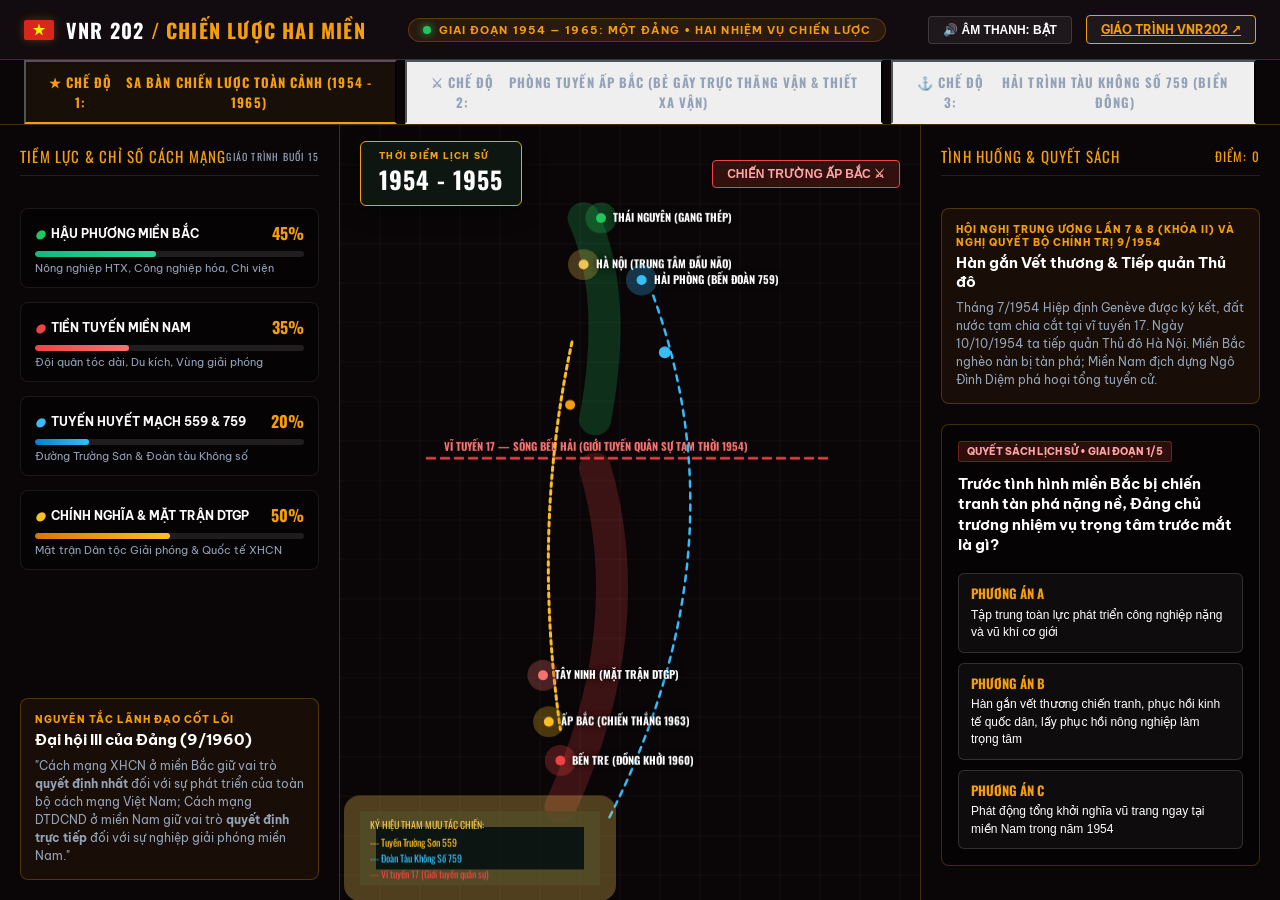
<file: game.html>
<!doctype html>
<html lang="vi">
<head>
  <meta charset="utf-8">
  <meta name="viewport" content="width=device-width, initial-scale=1, viewport-fit=cover">
  <meta name="theme-color" content="#0a110e">
  <title>Bàn Cờ Chiến Lược 1954 - 1965 | VNR202</title>
  <link rel="icon" type="image/svg+xml" href="assets/vietnam-flag.svg">
  <link rel="preconnect" href="https://fonts.googleapis.com">
  <link rel="preconnect" href="https://fonts.gstatic.com" crossorigin>
  <link href="https://fonts.googleapis.com/css2?family=Be+Vietnam+Pro:wght@400;500;600;700;800&family=Oswald:wght@400;500;600;700&display=swap" rel="stylesheet">
  <link rel="stylesheet" href="game.css">
  <script defer src="game.js"></script>
</head>
<body class="game-body">
  <!-- Background Music Audio -->
  <audio id="bg-audio" src="assets/audio/background-theme.mp3" preload="auto" loop autoplay></audio>
  
  <!-- Top Navigation Bar -->
  <header class="game-topbar">
    <div class="game-brand">
      <img src="assets/vietnam-flag.svg" alt="Quốc kỳ Việt Nam" class="flag">
      <span>VNR 202 <span style="color: var(--gold)">/ CHIẾN LƯỢC HAI MIỀN</span></span>
    </div>
    <div class="game-title-pill">
      <span class="dot"></span>
      <span>GIAI ĐOẠN 1954 — 1965: MỘT ĐẢNG • HAI NHIỆM VỤ CHIẾN LƯỢC</span>
    </div>
    <div class="game-top-actions">
      <button id="sound-toggle" class="game-btn-icon" type="button">🔊 ÂM THANH: BẬT</button>
      <a href="index.html" class="game-btn-icon" style="color: var(--gold); border-color: var(--gold);">
        GIÁO TRÌNH VNR202 ↗
      </a>
    </div>
  </header>

  <!-- Game Mode Tabs -->
  <nav class="game-mode-tabs" aria-label="Chế độ chơi">
    <button class="game-tab active" data-mode="strategy" type="button">
      <span>★ CHẾ ĐỘ 1:</span> SA BÀN CHIẾN LƯỢC TOÀN CẢNH (1954 - 1965)
    </button>
    <button class="game-tab" data-mode="tactical" type="button">
      <span>⚔ CHẾ ĐỘ 2:</span> PHÒNG TUYẾN ẤP BẮC (BẺ GÃY TRỰC THĂNG VẬN & THIẾT XA VẬN)
    </button>
      <button class="game-tab" data-mode="supply" type="button">
      <span>⚓ CHẾ ĐỘ 3:</span> HẢI TRÌNH TÀU KHÔNG SỐ 759 (BIỂN ĐÔNG)
    </button>
  </nav>

  <!-- Viewport Area -->
  <main class="game-viewport">
    <!-- MODE 1: GRAND STRATEGY VIEW -->
    <div id="strategy-view" class="strategy-view">
      <!-- Left Sidebar: Strategic Resources & Directives -->
      <aside class="strategy-sidebar">
        <div class="sidebar-heading">
          <span>TIỀM LỰC & CHỈ SỐ CÁCH MẠNG</span>
          <small style="color: var(--muted); font-size: 10px;">GIÁO TRÌNH BUỔI 15</small>
        </div>

        <div class="resource-cluster">
          <div class="resource-card">
            <div class="res-header">
              <span class="res-name"><i style="color: #22c55e;">●</i> Hậu Phương Miền Bắc</span>
              <span id="val-north" class="res-val">45%</span>
            </div>
            <div class="res-bar"><div id="res-north" class="res-fill green" style="width: 45%;"></div></div>
            <small style="font-size: 11px; color: var(--muted); margin-top: 4px; display: block;">Nông nghiệp HTX, Công nghiệp hóa, Chi viện</small>
          </div>

          <div class="resource-card">
            <div class="res-header">
              <span class="res-name"><i style="color: #ef4444;">●</i> Tiền Tuyến Miền Nam</span>
              <span id="val-south" class="res-val">35%</span>
            </div>
            <div class="res-bar"><div id="res-south" class="res-fill red" style="width: 35%;"></div></div>
            <small style="font-size: 11px; color: var(--muted); margin-top: 4px; display: block;">Đội quân tóc dài, Du kích, Vùng giải phóng</small>
          </div>

          <div class="resource-card">
            <div class="res-header">
              <span class="res-name"><i style="color: #38bdf8;">●</i> Tuyến Huyết Mạch 559 & 759</span>
              <span id="val-supply" class="res-val">20%</span>
            </div>
            <div class="res-bar"><div id="res-supply" class="res-fill blue" style="width: 20%;"></div></div>
            <small style="font-size: 11px; color: var(--muted); margin-top: 4px; display: block;">Đường Trường Sơn & Đoàn tàu Không số</small>
          </div>

          <div class="resource-card">
            <div class="res-header">
              <span class="res-name"><i style="color: #fbbf24;">●</i> Chính Nghĩa & Mặt Trận DTGP</span>
              <span id="val-solidarity" class="res-val">50%</span>
            </div>
            <div class="res-bar"><div id="res-solidarity" class="res-fill gold" style="width: 50%;"></div></div>
            <small style="font-size: 11px; color: var(--muted); margin-top: 4px; display: block;">Mặt trận Dân tộc Giải phóng & Quốc tế XHCN</small>
          </div>
        </div>

        <!-- Historical Principle Box -->
        <div class="campaign-phase-card" style="margin-top: auto;">
          <span class="phase-tag">NGUYÊN TẮC LÃNH ĐẠO CỐT LÕI</span>
          <h4>Đại hội III của Đảng (9/1960)</h4>
          <p>
            "Cách mạng XHCN ở miền Bắc giữ vai trò <strong>quyết định nhất</strong> đối với sự phát triển của toàn bộ cách mạng Việt Nam; Cách mạng DTDCND ở miền Nam giữ vai trò <strong>quyết định trực tiếp</strong> đối với sự nghiệp giải phóng miền Nam."
          </p>
        </div>
      </aside>

      <!-- Center: Tactical Map Canvas -->
      <section class="strategy-map-area">
        <div class="map-control-overlay">
          <div class="year-indicator">
            <small>THỜI ĐIỂM LỊCH SỬ</small>
            <strong id="stage-year-text">1954 — 1955</strong>
          </div>
          <div style="display: flex; gap: 10px;">
            <button class="game-btn-icon" onclick="switchGameMode('tactical')" style="background: rgba(209, 58, 41, 0.2); border-color: #ef4444; color: #fca5a5;">
              CHIẾN TRƯỜNG ẤP BẮC ⚔
            </button>
          </div>
        </div>
        <canvas id="strategy-canvas"></canvas>
      </section>

      <!-- Right Sidebar: Historical Event Dilemmas -->
      <aside class="strategy-sidebar right">
        <div class="sidebar-heading">
          <span>TÌNH HUỐNG & QUYẾT SÁCH</span>
          <span id="score-display" style="color: var(--gold); font-size: 13px;">ĐIỂM: 0</span>
        </div>

        <div class="campaign-phase-card">
          <span class="phase-tag" id="stage-directive-text">HỘI NGHỊ TRUNG ƯƠNG 7 & 8 (KHÓA II)</span>
          <h4 id="stage-title-text">Hàn gắn Vết thương & Tiếp quản Thủ đô</h4>
          <p id="stage-desc-text">
            Tháng 7/1954 Hiệp định Genève được ký kết. 10/10/1954 tiếp quản Thủ đô Hà Nội. Đất nước tạm chia cắt tại vĩ tuyến 17.
          </p>
        </div>

        <div id="dilemma-container" class="event-card-container">
          <!-- Populated by game.js -->
        </div>
      </aside>
    </div>

    <!-- MODE 2: TACTICAL DEFENSE (TRẬN ĐỊA ẤP BẮC) -->
    <div id="tactical-view" class="tactical-view">
      <div class="tactical-canvas-wrap">
        <canvas id="tactical-canvas"></canvas>

        <!-- Tactical HUD Overlay -->
        <div class="tactical-hud">
          <div class="tactical-stats">
            <div class="stat-pill">
              <small>PHÒNG TUYẾN ẤP BẮC</small>
              <strong id="tactical-hp" style="color: #22c55e;">100 / 100</strong>
            </div>
            <div class="stat-pill">
              <small>ĐIỂM TIẾP TẾ</small>
              <strong id="tactical-points" style="color: var(--gold);">100</strong>
            </div>
            <div class="stat-pill">
              <small>ĐIỂM CHIẾN DỊCH</small>
              <strong id="tactical-score">0</strong>
            </div>
            <div class="stat-pill">
              <small>ĐỢT TIẾN CÔNG</small>
              <strong id="tactical-wave" style="color: var(--gold);">1 / 5</strong>
            </div>
          </div>

          <div style="display: flex; gap: 10px;">
            <button class="game-btn-icon" onclick="triggerTacticalIntel()" style="background: rgba(240, 195, 84, 0.2); border-color: var(--gold); color: var(--gold);">
              ⚡ ĐIỆN BÁO TRI THỨC (XIN HỎA LỰC PHÁO CỐI)
            </button>
            <button class="game-btn-icon" onclick="switchGameMode('strategy')">
              ← VỀ SA BÀN CHIẾN LƯỢC
            </button>
          </div>
        </div>

        <!-- Tactical Unit Deployment Deck -->
        <div class="tactical-deck" role="toolbar" aria-label="Bố trí lực lượng">
          <div class="deck-card selected" data-unit="sniper" onclick="selectDeckUnit('sniper')">
            <span class="icon">🎯</span>
            <strong>Tổ Bắn Tỉa</strong>
            <span class="cost">30 Điểm</span>
          </div>
          <div class="deck-card" data-unit="mg" onclick="selectDeckUnit('mg')">
            <span class="icon">💥</span>
            <strong>Trung Liên</strong>
            <span class="cost">45 Điểm</span>
          </div>
          <div class="deck-card" data-unit="mine" onclick="selectDeckUnit('mine')">
            <span class="icon">💣</span>
            <strong>Tổ Mìn B40</strong>
            <span class="cost">40 Điểm</span>
          </div>
          <div class="deck-card" data-unit="hairArmy" onclick="selectDeckUnit('hairArmy')">
            <span class="icon">🌾</span>
            <strong>Đội Tóc Dài</strong>
            <span class="cost">35 Điểm</span>
          </div>
        </div>

        <!-- Emergency Intel Quiz Modal in Combat -->
        <div id="intel-prompt" class="intel-prompt"></div>
      </div>
    </div>
  </main>

      <!-- MODE 3: OCEAN STEALTH RUNNER (ĐOÀN TÀU KHÔNG SỐ 759) -->
    <div id="supply-view" class="supply-view" style="display: none; width: 100%; height: 100%; position: relative; background: #06111a;">
      <div class="supply-canvas-wrap" style="flex: 1; position: relative; width: 100%; height: 100%; overflow: hidden;">
        <canvas id="supply-canvas" style="width: 100%; height: 100%; display: block;"></canvas>

        <!-- Supply HUD -->
        <div class="tactical-hud">
          <div class="tactical-stats">
            <div class="stat-pill">
              <small>HẢI TRÌNH ĐẾN BẾN ĐÍCH</small>
              <strong id="supply-distance" style="color: #38bdf8;">1000 HẢI LÝ</strong>
            </div>
            <div class="stat-pill">
              <small>VŨ KHÍ CHI VIỆN</small>
              <strong id="supply-cargo" style="color: var(--gold);">35 TẤN</strong>
            </div>
            <div class="stat-pill">
              <small>ĐỘ ẨN NẤP NGỤY TRANG</small>
              <strong id="supply-stealth" style="color: #22c55e;">100%</strong>
            </div>
          </div>

          <div style="display: flex; gap: 10px;">
            <button class="game-btn-icon" onclick="triggerSeaSmoke()" style="background: rgba(56, 189, 248, 0.2); border-color: #38bdf8; color: #7dd3fc;">
              💨 THẢ MÀN KHÓI NGỤY TRANG (NÉ RADAR)
            </button>
            <button class="game-btn-icon" onclick="switchGameMode('strategy')">
              ← VỀ SA BÀN CHIẾN LƯỢC
            </button>
          </div>
        </div>

        <!-- Floating In-Game Toast for Sea Mode -->
        <div id="sea-notification-toast" class="sea-toast" role="status" aria-live="polite"></div>

        <!-- Controls for Ship (Click, Hold or Touch Drag) -->
        <div style="position: absolute; bottom: 20px; left: 50%; transform: translateX(-50%); display: flex; gap: 14px; z-index: 20; background: rgba(10, 20, 28, 0.88); border: 1px solid var(--panel-border); padding: 8px 16px; border-radius: 30px; backdrop-filter: blur(8px);">
          <button class="game-btn-icon" style="padding: 10px 20px; font-size: 14px; border-color: #38bdf8; color: #7dd3fc;" 
                  onmousedown="steerHold(-1)" onmouseup="steerHold(0)" onmouseleave="steerHold(0)"
                  ontouchstart="steerHold(-1); event.preventDefault();" ontouchend="steerHold(0)">
            ◀ BẺ LÁI TRÁI (A)
          </button>
          <button class="game-btn-icon" style="padding: 10px 20px; font-size: 14px; border-color: #38bdf8; color: #7dd3fc;" 
                  onmousedown="steerHold(1)" onmouseup="steerHold(0)" onmouseleave="steerHold(0)"
                  ontouchstart="steerHold(1); event.preventDefault();" ontouchend="steerHold(0)">
            BẺ LÁI PHẢI (D) ▶
          </button>
        </div>
        <div style="position: absolute; bottom: 70px; left: 50%; transform: translateX(-50%); font-size: 11px; color: rgba(255, 255, 255, 0.5); pointer-events: none; letter-spacing: 0.08em; text-transform: uppercase;">
          KÉO CHUỘT / PHÍM A-D ĐỂ LÁI • PHÍM SPACE ĐỂ THẢ MÀN KHÓI
        </div>
      </div>
    </div>

  <!-- Final Victory / Evaluation Modal -->
  <div id="game-result-modal" class="game-result-modal"></div>
</body>
</html>
</file>
<file: styles.css>
:root {
  /* Obsidian & Lacquer Crimson Theme (1954 - 1965) */
  --bg: #090507;
  --bg2: #120a0e;
  --panel: #160c13;
  --panel2: #20121b;
  --panel-card: rgba(22, 12, 19, 0.86);
  --ink: #ffffff;
  --ink-muted: #e2e8f0;
  --muted: #94a3b8;
  --gold: #f59e0b;
  --gold-glow: rgba(245, 158, 11, 0.35);
  --red: #e11d48;
  --red-deep: #9f1239;
  --red-glow: rgba(225, 29, 72, 0.35);
  --cyan: #38bdf8;
  --line: rgba(255, 255, 255, 0.12);
  --line-strong: rgba(245, 158, 11, 0.38);
  --sans: 'Be Vietnam Pro', system-ui, -apple-system, sans-serif;
  --display: 'Oswald', sans-serif;
  --transition: all 0.28s cubic-bezier(0.16, 1, 0.3, 1);
}

* {
  box-sizing: border-box;
}

html {
  scroll-behavior: smooth;
  font-size: 16px;
}

body {
  margin: 0;
  background-color: var(--bg);
  background-image: 
    radial-gradient(ellipse at 80% 0%, rgba(225, 29, 72, 0.12) 0%, transparent 45%),
    radial-gradient(ellipse at 15% 40%, rgba(245, 158, 11, 0.08) 0%, transparent 45%),
    radial-gradient(circle at 50% 85%, rgba(52, 211, 153, 0.05) 0%, transparent 50%),
    linear-gradient(180deg, #0a0608 0%, #120b0f 50%, #090507 100%);
  background-attachment: fixed;
  color: var(--ink);
  font-family: var(--sans);
  font-size: 0.95rem;
  line-height: 1.7;
  overflow-x: hidden;
}

button, a {
  font: inherit;
  color: inherit;
}

button {
  cursor: pointer;
  border: none;
  background: none;
}

a {
  text-decoration: none;
}

button:focus-visible, a:focus-visible {
  outline: 2px solid var(--gold);
  outline-offset: 3px;
}

h1, h2, h3, h4, p {
  margin-top: 0;
}

h1, h2, h3, h4 {
  font-family: var(--display);
  font-weight: 700;
  letter-spacing: 0.03em;
  text-transform: uppercase;
}

.shell {
  width: min(1280px, calc(100% - 48px));
  margin-inline: auto;
}

/* Skip link */
.skip-link {
  position: absolute;
  left: 20px;
  top: -60px;
  z-index: 1000;
  background: var(--gold);
  color: #111;
  padding: 10px 18px;
  font-weight: 700;
  border-radius: 4px;
  transition: top 0.2s ease;
}
.skip-link:focus {
  top: 16px;
}

/* Site Header */
.site-header {
  height: 84px;
  padding: 0 max(24px, calc((100vw - 1280px) / 2));
  display: flex;
  align-items: center;
  justify-content: space-between;
  gap: 24px;
  background: rgba(10, 6, 8, 0.92);
  backdrop-filter: blur(18px);
  -webkit-backdrop-filter: blur(18px);
  position: sticky;
  top: 0;
  z-index: 100;
  border-bottom: 1px solid var(--line);
  transition: var(--transition);
}

.brand {
  display: flex;
  align-items: center;
  gap: 14px;
  font-family: var(--display);
  font-weight: 700;
  font-size: 24px;
  line-height: 1.1;
}

.brand-flag {
  width: 38px;
  height: 25px;
  object-fit: cover;
  border-radius: 3px;
  box-shadow: 0 0 12px rgba(245, 158, 11, 0.35);
  border: 1px solid rgba(255, 235, 0, 0.4);
}

.brand-copy {
  display: flex;
  flex-direction: column;
}

.brand-name {
  color: #fff;
  letter-spacing: 0.06em;
}

.brand-name .gold {
  color: var(--gold);
  text-shadow: 0 0 10px var(--gold-glow);
}

.brand-copy small {
  font-family: var(--sans);
  font-size: 8.5px;
  letter-spacing: 0.16em;
  color: var(--muted);
  font-weight: 600;
  text-transform: uppercase;
  margin-top: 2px;
}

.nav-links {
  display: flex;
  align-items: center;
  gap: 26px;
  text-transform: uppercase;
  font-size: 11.5px;
  font-weight: 700;
  letter-spacing: 0.08em;
}

.nav-links a {
  position: relative;
  padding: 6px 0;
  color: var(--ink-muted);
  transition: color 0.2s;
}

.nav-links a:hover, .nav-links a.active {
  color: var(--gold);
}

.nav-links a::after {
  content: '';
  position: absolute;
  bottom: 0;
  left: 0;
  width: 0;
  height: 2px;
  background: var(--gold);
  transition: width 0.25s ease;
}

.nav-links a:hover::after, .nav-links a.active::after {
  width: 100%;
}

.header-right {
  display: flex;
  align-items: center;
  gap: 16px;
}

.audio-btn {
  display: inline-flex;
  align-items: center;
  gap: 8px;
  padding: 8px 16px;
  border-radius: 20px;
  font-size: 11px;
  font-weight: 700;
  background: rgba(255, 255, 255, 0.06);
  border: 1px solid var(--line);
  color: var(--ink-muted);
  transition: var(--transition);
  white-space: nowrap;
  flex-shrink: 0;
}

.audio-btn:hover {
  background: rgba(245, 158, 11, 0.14);
  border-color: var(--gold);
  color: var(--gold);
}

.audio-btn.playing {
  border-color: var(--gold);
  color: var(--gold);
  background: rgba(245, 158, 11, 0.15);
  box-shadow: 0 0 15px var(--gold-glow);
}

.audio-btn .wave-bars {
  display: flex;
  gap: 2px;
  align-items: flex-end;
  height: 12px;
}

.wave-bars span {
  width: 2px;
  height: 4px;
  background: currentColor;
  border-radius: 1px;
}

.audio-btn.playing .wave-bars span:nth-child(1) { animation: soundWave 0.8s ease-in-out infinite alternate; }
.audio-btn.playing .wave-bars span:nth-child(2) { animation: soundWave 0.5s ease-in-out infinite alternate 0.2s; }
.audio-btn.playing .wave-bars span:nth-child(3) { animation: soundWave 0.9s ease-in-out infinite alternate 0.4s; }

@keyframes soundWave {
  0% { height: 3px; }
  100% { height: 12px; }
}

.cta-btn {
  display: inline-flex;
  align-items: center;
  gap: 10px;
  padding: 10px 20px;
  border-radius: 4px;
  font-family: var(--display);
  font-size: 13px;
  font-weight: 700;
  letter-spacing: 0.08em;
  text-transform: uppercase;
  background: linear-gradient(135deg, var(--gold) 0%, #d4a034 100%);
  color: #0a0608;
  border: 1px solid var(--gold);
  box-shadow: 0 4px 16px rgba(245, 158, 11, 0.28);
  transition: var(--transition);
}

.cta-btn:hover {
  transform: translateY(-2px);
  box-shadow: 0 6px 22px rgba(245, 158, 11, 0.45);
  background: linear-gradient(135deg, #fce186 0%, var(--gold) 100%);
}

.menu-toggle {
  display: none;
  font-size: 22px;
  color: var(--ink);
  padding: 8px;
}

/* Mobile Nav */
.mobile-nav {
  display: none;
  position: fixed;
  top: 84px;
  left: 0;
  right: 0;
  background: rgba(16, 26, 22, 0.98);
  backdrop-filter: blur(20px);
  border-bottom: 2px solid var(--gold);
  padding: 24px;
  flex-direction: column;
  gap: 18px;
  z-index: 99;
}
.mobile-nav.open {
  display: flex;
}
.mobile-nav a {
  font-family: var(--display);
  font-size: 17px;
  text-transform: uppercase;
  letter-spacing: 0.06em;
  padding: 8px 0;
  border-bottom: 1px solid rgba(255, 255, 255, 0.07);
}

/* Eyebrow & Kicker Labels */
.eyebrow {
  display: inline-flex;
  align-items: center;
  gap: 12px;
  font-size: 11px;
  font-weight: 800;
  text-transform: uppercase;
  letter-spacing: 0.22em;
  color: var(--gold);
  margin-bottom: 24px;
}

.eyebrow-line {
  width: 28px;
  height: 2px;
  background: var(--gold);
}

.badge-tag {
  display: inline-flex;
  align-items: center;
  gap: 6px;
  padding: 4px 10px;
  border-radius: 3px;
  font-size: 10px;
  font-weight: 800;
  letter-spacing: 0.12em;
  text-transform: uppercase;
  background: rgba(245, 158, 11, 0.12);
  color: var(--gold);
  border: 1px solid rgba(245, 158, 11, 0.3);
}

.badge-tag.red {
  background: rgba(225, 29, 72, 0.16);
  color: #ff786b;
  border-color: rgba(225, 29, 72, 0.4);
}

.badge-tag.cyan {
  background: rgba(52, 211, 153, 0.14);
  color: #6ee7b7;
  border-color: rgba(52, 211, 153, 0.4);
}

/* Hero Section */
.hero {
  position: relative;
  min-height: calc(100vh - 84px);
  display: flex;
  align-items: center;
  padding: 70px 0 90px;
  overflow: hidden;
}

.hero-bg {
  position: absolute;
  inset: 0;
  background: url('assets/hero-banner.jpg') center/cover no-repeat;
  filter: brightness(0.75) contrast(1.05) saturate(1.1);
  transform: scale(1.02);
  z-index: 0;
}

.hero-shade {
  position: absolute;
  inset: 0;
  background: 
    linear-gradient(90deg, rgba(10, 6, 8, 0.96) 0%, rgba(10, 6, 8, 0.85) 48%, rgba(10, 6, 8, 0.35) 100%),
    linear-gradient(0deg, var(--bg) 0%, transparent 45%, rgba(10, 6, 8, 0.65) 100%);
  z-index: 1;
}

.hero-grid {
  position: relative;
  z-index: 2;
  display: grid;
  grid-template-columns: 1.2fr 0.8fr;
  gap: 48px;
  align-items: center;
}

.hero-title {
  font-size: clamp(38px, 4.8vw, 72px);
  line-height: 1.25;
  margin: 0 0 28px;
  letter-spacing: 0.03em;
  text-shadow: 0 4px 24px rgba(0, 0, 0, 0.85);
}

.hero-title span.white {
  color: #fff;
  display: block;
  margin-bottom: 16px;
  line-height: 1.25;
}

.hero-title span.gold {
  color: var(--gold);
  display: block;
  line-height: 1.25;
  text-shadow: 0 0 24px rgba(245, 158, 11, 0.4);
}

.hero-lead {
  font-size: 1.08rem;
  color: var(--ink-muted);
  max-width: 640px;
  line-height: 1.85;
  margin-bottom: 32px;
}

.hero-lead strong {
  color: #fff;
  font-weight: 600;
}

.hero-actions {
  display: flex;
  gap: 16px;
  flex-wrap: wrap;
  margin-bottom: 48px;
}

.btn {
  display: inline-flex;
  align-items: center;
  justify-content: center;
  gap: 12px;
  padding: 14px 28px;
  font-family: var(--display);
  font-size: 14px;
  font-weight: 700;
  letter-spacing: 0.08em;
  text-transform: uppercase;
  border-radius: 4px;
  transition: var(--transition);
}

.btn-gold {
  background: var(--gold);
  color: #0a0608;
  border: 1px solid var(--gold);
  box-shadow: 0 4px 20px rgba(245, 158, 11, 0.35);
}

.btn-gold:hover {
  background: #fde077;
  transform: translateY(-2px);
  box-shadow: 0 8px 28px rgba(245, 158, 11, 0.55);
}

.btn-red {
  background: linear-gradient(135deg, var(--red) 0%, var(--red-deep) 100%);
  color: #fff;
  border: 1px solid rgba(255, 100, 80, 0.4);
  box-shadow: 0 4px 20px var(--red-glow);
}

.btn-red:hover {
  background: linear-gradient(135deg, #e04432 0%, var(--red) 100%);
  transform: translateY(-2px);
  box-shadow: 0 8px 28px rgba(225, 29, 72, 0.55);
}

.btn-ghost {
  border: 1px solid rgba(255, 255, 255, 0.22);
  color: var(--ink);
  background: rgba(255, 255, 255, 0.04);
  backdrop-filter: blur(8px);
}

.btn-ghost:hover {
  background: rgba(255, 255, 255, 0.12);
  border-color: var(--gold);
  color: var(--gold);
}

.hero-stats {
  display: grid;
  grid-template-columns: repeat(4, 1fr);
  gap: 20px;
  padding-top: 24px;
  border-top: 1px solid var(--line);
}

.stat-item {
  display: flex;
  flex-direction: column;
}

.stat-item strong {
  font-family: var(--display);
  font-size: 2.2rem;
  line-height: 1;
  color: var(--gold);
  margin-bottom: 4px;
}

.stat-item span {
  font-size: 11px;
  font-weight: 700;
  letter-spacing: 0.1em;
  text-transform: uppercase;
  color: var(--muted);
}

/* Hero Showcase Card */
.hero-card {
  background: rgba(20, 33, 26, 0.85);
  border: 1px solid var(--line-strong);
  border-radius: 12px;
  padding: 28px;
  box-shadow: 0 20px 50px rgba(0, 0, 0, 0.6);
  backdrop-filter: blur(16px);
  position: relative;
}

.hero-card::before {
  content: '';
  position: absolute;
  top: 0;
  left: 15%;
  right: 15%;
  height: 2px;
  background: linear-gradient(90deg, transparent, var(--gold), transparent);
}

.hero-card-head {
  display: flex;
  justify-content: space-between;
  align-items: center;
  margin-bottom: 20px;
  padding-bottom: 14px;
  border-bottom: 1px solid var(--line);
}

.hero-card-head span {
  font-size: 11px;
  font-weight: 800;
  letter-spacing: 0.14em;
  color: var(--gold);
}

.dual-pill-container {
  display: grid;
  grid-template-columns: 1fr 1fr;
  gap: 14px;
  margin-bottom: 20px;
}

.pill-block {
  padding: 16px;
  border-radius: 8px;
  border: 1px solid rgba(255, 255, 255, 0.1);
  background: rgba(13, 22, 18, 0.6);
}

.pill-block.bac {
  border-left: 3px solid var(--cyan);
}

.pill-block.nam {
  border-left: 3px solid var(--red);
}

.pill-block h4 {
  font-size: 13px;
  margin-bottom: 6px;
  display: flex;
  align-items: center;
  gap: 8px;
}

.pill-block.bac h4 { color: #6ee7b7; }
.pill-block.nam h4 { color: #ff786b; }

.pill-block p {
  font-size: 12px;
  color: var(--muted);
  line-height: 1.5;
  margin: 0;
}

.hero-quote {
  font-style: italic;
  font-size: 13px;
  color: #f1f5f9;
  background: rgba(245, 158, 11, 0.08);
  border-left: 3px solid var(--gold);
  padding: 12px 16px;
  border-radius: 0 6px 6px 0;
  margin-bottom: 20px;
}

.hero-quote cite {
  display: block;
  margin-top: 6px;
  font-style: normal;
  font-size: 11px;
  font-weight: 700;
  color: var(--gold);
  text-transform: uppercase;
}

.game-preview-cta {
  display: flex;
  align-items: center;
  justify-content: space-between;
  background: linear-gradient(90deg, rgba(225, 29, 72, 0.25) 0%, rgba(245, 158, 11, 0.15) 100%);
  border: 1px solid rgba(245, 158, 11, 0.4);
  padding: 14px 18px;
  border-radius: 8px;
  transition: var(--transition);
}

.game-preview-cta:hover {
  border-color: var(--gold);
  background: linear-gradient(90deg, rgba(225, 29, 72, 0.4) 0%, rgba(245, 158, 11, 0.25) 100%);
}

.game-preview-cta strong {
  display: block;
  font-family: var(--display);
  font-size: 14px;
  color: #fff;
  letter-spacing: 0.04em;
}

.game-preview-cta small {
  font-size: 11px;
  color: var(--gold);
}

.game-preview-cta span.arrow {
  font-size: 20px;
  color: var(--gold);
  transition: transform 0.2s;
}

.game-preview-cta:hover span.arrow {
  transform: translateX(4px);
}

/* Section Common Styling */
.section-pad {
  padding: 95px 0;
}

.section-head {
  margin-bottom: 54px;
}

.section-index {
  font-size: 11.5px;
  font-weight: 800;
  color: var(--muted);
  letter-spacing: 0.2em;
  text-transform: uppercase;
  padding-bottom: 14px;
  border-bottom: 1px solid var(--line);
  margin-bottom: 28px;
  display: flex;
  justify-content: space-between;
  align-items: center;
}

.section-index span.source {
  color: var(--gold);
  font-size: 11px;
}

.section-title {
  font-size: clamp(32px, 3.8vw, 54px);
  line-height: 1.12;
  margin-bottom: 16px;
}

.section-title span.gold {
  color: var(--gold);
}

.section-title span.red {
  color: #f87171;
}

.section-desc {
  font-size: 1.05rem;
  color: var(--ink-muted);
  max-width: 760px;
  line-height: 1.85;
}

/* Section 1: Context Cards */
.context-grid {
  display: grid;
  grid-template-columns: repeat(3, 1fr);
  gap: 26px;
}

.context-card {
  background: var(--panel-card);
  border: 1px solid var(--line);
  border-radius: 10px;
  padding: 32px 26px;
  transition: var(--transition);
  position: relative;
  overflow: hidden;
  display: flex;
  flex-direction: column;
}

.context-card:hover {
  transform: translateY(-4px);
  border-color: var(--line-strong);
  box-shadow: 0 16px 40px rgba(0, 0, 0, 0.4);
}

.context-card-icon {
  width: 52px;
  height: 52px;
  border-radius: 8px;
  display: grid;
  place-items: center;
  font-size: 24px;
  margin-bottom: 22px;
  background: rgba(255, 255, 255, 0.05);
  border: 1px solid var(--line);
}

.context-card.world .context-card-icon { color: #60a5fa; border-color: rgba(96, 165, 250, 0.4); }
.context-card.north .context-card-icon { color: var(--cyan); border-color: rgba(52, 211, 153, 0.4); }
.context-card.south .context-card-icon { color: #f87171; border-color: rgba(248, 113, 113, 0.4); }

.context-card h3 {
  font-size: 20px;
  margin-bottom: 14px;
  letter-spacing: 0.04em;
}

.context-card p {
  color: var(--ink-muted);
  font-size: 14px;
  line-height: 1.75;
  margin-bottom: 18px;
}

.context-card ul {
  margin: 0;
  padding-left: 18px;
  color: var(--muted);
  font-size: 13px;
  display: flex;
  flex-direction: column;
  gap: 8px;
}

.context-card ul li strong {
  color: var(--ink);
}

/* Strategic Banner Callout */
.strategic-callout {
  margin-top: 40px;
  padding: 32px;
  border-radius: 10px;
  background: linear-gradient(135deg, rgba(20, 33, 26, 0.95) 0%, rgba(35, 55, 44, 0.9) 100%);
  border: 1px solid var(--gold);
  box-shadow: 0 12px 36px rgba(0, 0, 0, 0.5);
  display: grid;
  grid-template-columns: auto 1fr;
  gap: 28px;
  align-items: center;
}

.callout-emblem {
  width: 80px;
  height: 80px;
  border-radius: 50%;
  background: rgba(245, 158, 11, 0.12);
  border: 2px solid var(--gold);
  display: grid;
  place-items: center;
  font-family: var(--display);
  font-size: 26px;
  font-weight: 700;
  color: var(--gold);
  text-shadow: 0 0 12px var(--gold-glow);
}

.callout-body h3 {
  font-size: 22px;
  color: var(--gold);
  margin-bottom: 8px;
}

.callout-body p {
  margin: 0;
  color: var(--ink);
  font-size: 15px;
  line-height: 1.8;
}

/* Section 2: Dual Strategy Comparison Matrix */
.dual-strategy {
  background: radial-gradient(circle at 50% 20%, rgba(23, 13, 20, 0.4) 0%, transparent 60%), #111e17;
  border-top: 1px solid var(--line);
  border-bottom: 1px solid var(--line);
}

.strategy-grid {
  display: grid;
  grid-template-columns: 1fr 1fr;
  gap: 32px;
  margin-bottom: 40px;
}

.strategy-col {
  background: var(--panel-card);
  border-radius: 12px;
  border: 1px solid var(--line);
  padding: 36px 32px;
  position: relative;
  overflow: hidden;
  display: flex;
  flex-direction: column;
}

.strategy-col.north {
  border-top: 4px solid var(--cyan);
}

.strategy-col.south {
  border-top: 4px solid var(--red);
}

.strategy-col-header {
  display: flex;
  justify-content: space-between;
  align-items: flex-start;
  margin-bottom: 24px;
}

.strategy-col-header h3 {
  font-size: 26px;
  margin-bottom: 6px;
}

.strategy-col.north h3 { color: #6ee7b7; }
.strategy-col.south h3 { color: #fca5a5; }

.strategy-badge {
  font-family: var(--display);
  font-size: 12px;
  font-weight: 700;
  letter-spacing: 0.1em;
  padding: 6px 12px;
  border-radius: 4px;
  text-transform: uppercase;
}

.strategy-col.north .strategy-badge {
  background: rgba(52, 211, 153, 0.15);
  color: #34d399;
  border: 1px solid rgba(52, 211, 153, 0.4);
}

.strategy-col.south .strategy-badge {
  background: rgba(239, 68, 68, 0.15);
  color: #f87171;
  border: 1px solid rgba(239, 68, 68, 0.4);
}

.role-highlight {
  background: rgba(0, 0, 0, 0.25);
  border-radius: 8px;
  padding: 16px 20px;
  margin-bottom: 24px;
  border-left: 3px solid currentColor;
}

.strategy-col.north .role-highlight {
  color: #34d399;
}

.strategy-col.south .role-highlight {
  color: #f87171;
}

.role-highlight strong {
  display: block;
  font-family: var(--display);
  font-size: 16px;
  margin-bottom: 4px;
  letter-spacing: 0.04em;
}

.role-highlight p {
  color: var(--ink-muted);
  font-size: 13.5px;
  margin: 0;
  line-height: 1.6;
}

.strategy-tasks {
  display: flex;
  flex-direction: column;
  gap: 16px;
  margin-bottom: 28px;
}

.task-box {
  background: rgba(255, 255, 255, 0.03);
  border: 1px solid var(--line);
  border-radius: 6px;
  padding: 16px;
}

.task-box h4 {
  font-size: 14px;
  margin-bottom: 6px;
  color: var(--ink);
  display: flex;
  align-items: center;
  gap: 8px;
}

.task-box p {
  font-size: 13px;
  color: var(--muted);
  line-height: 1.6;
  margin: 0;
}

.strategy-img-thumb {
  width: 100%;
  height: 140px;
  object-fit: cover;
  border-radius: 6px;
  border: 1px solid var(--line);
  margin-top: auto;
}

/* Organic Relationship Accordion / Banner */
.organic-relation {
  background: rgba(20, 33, 26, 0.85);
  border: 1px solid var(--line-strong);
  border-radius: 10px;
  padding: 30px;
  display: grid;
  grid-template-columns: auto 1fr;
  gap: 26px;
  align-items: center;
}

.relation-icon {
  font-size: 38px;
  color: var(--gold);
}

.relation-text h4 {
  font-size: 18px;
  color: var(--gold);
  margin-bottom: 8px;
}

.relation-text p {
  color: var(--ink-muted);
  font-size: 14.5px;
  line-height: 1.8;
  margin: 0;
}

/* Section 3: Interactive Dual Timeline */
.timeline-filter-bar {
  display: flex;
  gap: 12px;
  margin-bottom: 36px;
  flex-wrap: wrap;
}

.filter-btn {
  padding: 10px 20px;
  border-radius: 20px;
  font-family: var(--display);
  font-size: 12px;
  font-weight: 700;
  letter-spacing: 0.08em;
  text-transform: uppercase;
  background: rgba(255, 255, 255, 0.05);
  border: 1px solid var(--line);
  color: var(--muted);
  transition: var(--transition);
}

.filter-btn:hover {
  background: rgba(255, 255, 255, 0.1);
  color: var(--ink);
}

.filter-btn.active {
  background: var(--gold);
  color: #111;
  border-color: var(--gold);
  box-shadow: 0 4px 16px var(--gold-glow);
}

.timeline-stream {
  position: relative;
  display: flex;
  flex-direction: column;
  gap: 28px;
}

.timeline-stream::before {
  content: '';
  position: absolute;
  top: 10px;
  bottom: 10px;
  left: 200px;
  width: 2px;
  background: linear-gradient(180deg, var(--gold) 0%, rgba(245, 158, 11, 0.2) 100%);
}

.timeline-node {
  display: grid;
  grid-template-columns: 170px auto 1fr;
  gap: 30px;
  align-items: flex-start;
  transition: var(--transition);
}

.timeline-date {
  text-align: right;
  padding-top: 16px;
}

.timeline-date strong {
  display: block;
  font-family: var(--display);
  font-size: 22px;
  color: var(--gold);
  line-height: 1.1;
}

.timeline-date span {
  font-size: 11px;
  font-weight: 700;
  text-transform: uppercase;
  letter-spacing: 0.1em;
  color: var(--muted);
}

.timeline-pin {
  width: 16px;
  height: 16px;
  border-radius: 50%;
  background: var(--bg);
  border: 3px solid var(--gold);
  margin-top: 20px;
  z-index: 2;
  box-shadow: 0 0 10px var(--gold-glow);
  transition: transform 0.2s;
}

.timeline-node:hover .timeline-pin {
  transform: scale(1.35);
  background: var(--gold);
}

.timeline-card {
  background: var(--panel-card);
  border: 1px solid var(--line);
  border-radius: 10px;
  padding: 24px 28px;
  transition: var(--transition);
  position: relative;
  overflow: hidden;
}

.timeline-node:hover .timeline-card {
  border-color: var(--gold);
  transform: translateX(6px);
  box-shadow: 0 12px 32px rgba(0, 0, 0, 0.4);
}

.timeline-card-top {
  display: flex;
  justify-content: space-between;
  align-items: center;
  margin-bottom: 12px;
}

.timeline-card h3 {
  font-size: 19px;
  margin-bottom: 10px;
  color: #fff;
  letter-spacing: 0.03em;
}

.timeline-card p {
  color: var(--ink-muted);
  font-size: 14px;
  line-height: 1.7;
  margin-bottom: 16px;
}

.timeline-card-meta {
  display: flex;
  align-items: center;
  justify-content: space-between;
  padding-top: 14px;
  border-top: 1px solid rgba(255, 255, 255, 0.08);
  font-size: 12px;
  color: var(--muted);
}

.timeline-card-meta span.slide-ref {
  color: var(--gold);
  font-weight: 700;
  text-transform: uppercase;
  letter-spacing: 0.06em;
}

.timeline-media-row {
  display: flex;
  gap: 12px;
  margin-top: 14px;
}

.timeline-media-row img {
  height: 80px;
  border-radius: 6px;
  border: 1px solid var(--line);
  object-fit: cover;
  transition: transform 0.2s;
  cursor: pointer;
}

.timeline-media-row img:hover {
  transform: scale(1.08);
  border-color: var(--gold);
}

/* Section 4: Game Feature Banner */
.game-feature-banner {
  background: 
    linear-gradient(90deg, rgba(10, 6, 8, 0.96) 0%, rgba(20, 33, 26, 0.92) 50%, rgba(13, 22, 18, 0.8) 100%),
    radial-gradient(circle at 75% 30%, rgba(225, 29, 72, 0.25) 0%, transparent 60%);
  border-top: 1px solid var(--gold);
  border-bottom: 1px solid var(--gold);
  position: relative;
  overflow: hidden;
}

.game-feature-grid {
  display: grid;
  grid-template-columns: 1.15fr 0.85fr;
  gap: 48px;
  align-items: center;
}

.game-feature-content h2 {
  font-size: clamp(34px, 4.2vw, 62px);
  line-height: 1.1;
  margin: 16px 0 20px;
}

.game-feature-content p {
  color: var(--ink-muted);
  font-size: 1.05rem;
  line-height: 1.85;
  margin-bottom: 28px;
}

.game-modes-list {
  display: flex;
  flex-direction: column;
  gap: 14px;
  margin-bottom: 34px;
}

.game-mode-item {
  display: grid;
  grid-template-columns: auto 1fr;
  gap: 16px;
  padding: 16px;
  border-radius: 8px;
  background: rgba(255, 255, 255, 0.04);
  border: 1px solid var(--line);
  transition: var(--transition);
}

.game-mode-item:hover {
  background: rgba(245, 158, 11, 0.08);
  border-color: var(--gold);
}

.game-mode-item .icon {
  font-size: 24px;
  color: var(--gold);
  width: 44px;
  height: 44px;
  border-radius: 6px;
  background: rgba(245, 158, 11, 0.12);
  display: grid;
  place-items: center;
}

.game-mode-item strong {
  display: block;
  font-family: var(--display);
  font-size: 15px;
  color: #fff;
  letter-spacing: 0.04em;
  margin-bottom: 4px;
}

.game-mode-item p {
  margin: 0;
  font-size: 12.5px;
  color: var(--muted);
  line-height: 1.5;
}

/* Game Teaser Screen */
.game-teaser-frame {
  position: relative;
  border-radius: 14px;
  border: 2px solid var(--gold);
  background: #0a0608;
  overflow: hidden;
  box-shadow: 0 20px 60px rgba(0, 0, 0, 0.7), 0 0 30px var(--gold-glow);
}

.teaser-bar {
  height: 38px;
  background: #170d14;
  display: flex;
  align-items: center;
  justify-content: space-between;
  padding: 0 16px;
  border-bottom: 1px solid var(--line);
  font-size: 11px;
  font-weight: 700;
  color: var(--gold);
  letter-spacing: 0.1em;
}

.teaser-dots {
  display: flex;
  gap: 6px;
}

.teaser-dots span {
  width: 8px;
  height: 8px;
  border-radius: 50%;
  background: rgba(255, 255, 255, 0.2);
}

.teaser-dots span:nth-child(1) { background: #ef4444; }
.teaser-dots span:nth-child(2) { background: #f59e0b; }
.teaser-dots span:nth-child(3) { background: #10b981; }

.teaser-canvas-wrap {
  position: relative;
  height: 360px;
  background: 
    radial-gradient(circle at 30% 40%, rgba(225, 29, 72, 0.25) 0%, transparent 50%),
    radial-gradient(circle at 70% 60%, rgba(52, 211, 153, 0.18) 0%, transparent 50%),
    linear-gradient(180deg, #140d12 0%, #0a0608 100%);
  display: flex;
  flex-direction: column;
  align-items: center;
  justify-content: center;
  padding: 24px;
  text-align: center;
}

.radar-sweep {
  position: absolute;
  width: 240px;
  height: 240px;
  border-radius: 50%;
  border: 1px dashed rgba(245, 158, 11, 0.25);
  animation: radarRotate 8s linear infinite;
}

.radar-sweep::after {
  content: '';
  position: absolute;
  top: 50%;
  left: 50%;
  width: 50%;
  height: 2px;
  background: linear-gradient(90deg, var(--gold), transparent);
  transform-origin: 0 0;
}

@keyframes radarRotate {
  from { transform: rotate(0deg); }
  to { transform: rotate(360deg); }
}

.teaser-badge {
  z-index: 2;
  font-family: var(--display);
  font-size: 12px;
  color: var(--gold);
  letter-spacing: 0.16em;
  margin-bottom: 12px;
}

.teaser-title {
  z-index: 2;
  font-size: 26px;
  color: #fff;
  margin-bottom: 8px;
  text-shadow: 0 0 15px rgba(255, 255, 255, 0.4);
}

.teaser-sub {
  z-index: 2;
  font-size: 13px;
  color: var(--muted);
  max-width: 320px;
  margin-bottom: 24px;
}

.play-teaser-btn {
  z-index: 2;
  padding: 12px 28px;
  border-radius: 30px;
  background: var(--gold);
  color: #111;
  font-family: var(--display);
  font-size: 14px;
  font-weight: 700;
  letter-spacing: 0.1em;
  text-transform: uppercase;
  box-shadow: 0 0 25px var(--gold-glow);
  transition: var(--transition);
}

.play-teaser-btn:hover {
  transform: scale(1.06);
  background: #ffea88;
}

/* Section 5: Quiz & Study Hub */
.quiz-hub-grid {
  display: grid;
  grid-template-columns: 1.15fr 0.85fr;
  gap: 36px;
}

.quiz-card {
  background: var(--panel-card);
  border: 1px solid var(--line);
  border-radius: 12px;
  padding: 34px;
  box-shadow: 0 12px 36px rgba(0, 0, 0, 0.4);
}

.quiz-header {
  display: flex;
  justify-content: space-between;
  align-items: center;
  margin-bottom: 24px;
  padding-bottom: 16px;
  border-bottom: 1px solid var(--line);
}

.quiz-counter {
  font-family: var(--display);
  font-size: 14px;
  color: var(--gold);
  font-weight: 700;
}

.quiz-source {
  font-size: 11px;
  color: var(--muted);
  text-transform: uppercase;
  letter-spacing: 0.08em;
}

.question-text {
  font-size: 1.15rem;
  font-weight: 600;
  color: #fff;
  line-height: 1.6;
  margin-bottom: 24px;
}

.quiz-options {
  display: flex;
  flex-direction: column;
  gap: 12px;
  margin-bottom: 24px;
}

.opt-btn {
  padding: 14px 18px;
  border-radius: 8px;
  background: rgba(255, 255, 255, 0.04);
  border: 1px solid var(--line);
  text-align: left;
  font-size: 14px;
  color: var(--ink);
  transition: var(--transition);
  display: flex;
  align-items: center;
  gap: 14px;
}

.opt-btn:hover:not(:disabled) {
  background: rgba(245, 158, 11, 0.1);
  border-color: var(--gold);
  transform: translateX(4px);
}

.opt-btn .opt-letter {
  width: 28px;
  height: 28px;
  border-radius: 50%;
  background: rgba(255, 255, 255, 0.08);
  display: grid;
  place-items: center;
  font-family: var(--display);
  font-size: 13px;
  font-weight: 700;
  color: var(--gold);
  flex-shrink: 0;
}

.opt-btn.correct {
  background: rgba(52, 211, 153, 0.2);
  border-color: #34d399;
  color: #a7f3d0;
}

.opt-btn.correct .opt-letter {
  background: #34d399;
  color: #064e3b;
}

.opt-btn.wrong {
  background: rgba(239, 68, 68, 0.2);
  border-color: #ef4444;
  color: #fca5a5;
}

.opt-btn.wrong .opt-letter {
  background: #ef4444;
  color: #fff;
}

.quiz-feedback {
  display: none;
  padding: 16px;
  border-radius: 8px;
  background: rgba(0, 0, 0, 0.35);
  border: 1px solid var(--line);
  margin-bottom: 20px;
  font-size: 13.5px;
  line-height: 1.7;
}

.quiz-feedback.show {
  display: block;
}

.quiz-feedback strong {
  display: block;
  font-family: var(--display);
  font-size: 15px;
  margin-bottom: 4px;
}

.quiz-feedback.good {
  border-color: #34d399;
  color: #d1fae5;
}

.quiz-feedback.good strong {
  color: #34d399;
}

.quiz-feedback.bad {
  border-color: #ef4444;
  color: #fee2e2;
}

.quiz-feedback.bad strong {
  color: #ef4444;
}

.quiz-actions {
  display: flex;
  justify-content: space-between;
  align-items: center;
}

/* Study Archive Sidebar */
.study-sources-card {
  background: var(--panel-card);
  border: 1px solid var(--line);
  border-radius: 12px;
  padding: 30px;
  display: flex;
  flex-direction: column;
}

.study-sources-card h3 {
  font-size: 20px;
  margin-bottom: 12px;
  color: var(--gold);
}

.study-sources-card p {
  font-size: 13.5px;
  color: var(--ink-muted);
  line-height: 1.7;
  margin-bottom: 22px;
}

.source-item-row {
  display: flex;
  flex-direction: column;
  gap: 12px;
  margin-bottom: 24px;
}

.source-pill {
  display: flex;
  align-items: center;
  justify-content: space-between;
  padding: 12px 16px;
  border-radius: 6px;
  background: rgba(255, 255, 255, 0.03);
  border: 1px solid var(--line);
  font-size: 12.5px;
  transition: var(--transition);
}

.source-pill:hover {
  background: rgba(245, 158, 11, 0.08);
  border-color: var(--gold);
}

.source-pill strong {
  color: #fff;
}

.source-pill span {
  color: var(--gold);
  font-weight: 700;
}

.canva-link-btn {
  display: flex;
  align-items: center;
  justify-content: center;
  gap: 10px;
  padding: 14px;
  border-radius: 6px;
  background: linear-gradient(135deg, rgba(245, 158, 11, 0.15) 0%, rgba(245, 158, 11, 0.05) 100%);
  border: 1px solid var(--gold);
  color: var(--gold);
  font-family: var(--display);
  font-size: 13px;
  font-weight: 700;
  text-transform: uppercase;
  letter-spacing: 0.08em;
  transition: var(--transition);
  margin-top: auto;
}

.canva-link-btn:hover {
  background: var(--gold);
  color: #111;
  box-shadow: 0 4px 18px var(--gold-glow);
}

/* Section 6: Video Archives */
.video-grid {
  display: grid;
  grid-template-columns: repeat(3, 1fr);
  gap: 26px;
}

.video-card {
  background: var(--panel-card);
  border: 1px solid var(--line);
  border-radius: 10px;
  overflow: hidden;
  transition: var(--transition);
  display: flex;
  flex-direction: column;
}

.video-card:hover {
  transform: translateY(-4px);
  border-color: var(--gold);
  box-shadow: 0 16px 40px rgba(0, 0, 0, 0.5);
}

.video-thumb {
  position: relative;
  width: 100%;
  aspect-ratio: 16 / 9;
  background: #000;
  overflow: hidden;
}

.video-thumb img {
  width: 100%;
  height: 100%;
  object-fit: cover;
  transition: transform 0.3s ease;
}

.video-card:hover .video-thumb img {
  transform: scale(1.05);
}

.video-play-icon {
  position: absolute;
  top: 50%;
  left: 50%;
  transform: translate(-50%, -50%);
  width: 50px;
  height: 50px;
  border-radius: 50%;
  background: rgba(225, 29, 72, 0.9);
  display: grid;
  place-items: center;
  color: #fff;
  font-size: 20px;
  box-shadow: 0 0 20px rgba(0, 0, 0, 0.6);
  transition: transform 0.2s;
}

.video-card:hover .video-play-icon {
  transform: translate(-50%, -50%) scale(1.15);
  background: var(--red);
}

.video-info {
  padding: 22px;
  display: flex;
  flex-direction: column;
  flex: 1;
}

.video-info small {
  font-size: 10.5px;
  font-weight: 800;
  letter-spacing: 0.12em;
  color: var(--gold);
  text-transform: uppercase;
  margin-bottom: 8px;
}

.video-info h4 {
  font-size: 17px;
  color: #fff;
  line-height: 1.4;
  margin-bottom: 10px;
}

.video-info p {
  font-size: 13px;
  color: var(--muted);
  line-height: 1.6;
  margin-bottom: 16px;
}

.video-info span.action {
  font-size: 11px;
  font-weight: 800;
  color: var(--gold);
  letter-spacing: 0.08em;
  text-transform: uppercase;
  margin-top: auto;
  display: inline-flex;
  align-items: center;
  gap: 6px;
}

/* Site Footer */
.site-footer {
  border-top: 1px solid var(--line);
  background: #0a0608;
  padding: 60px 0 40px;
}

.footer-top {
  display: grid;
  grid-template-columns: 1.2fr 0.8fr;
  gap: 40px;
  margin-bottom: 40px;
  padding-bottom: 40px;
  border-bottom: 1px solid rgba(255, 255, 255, 0.06);
}

.footer-brand {
  display: flex;
  flex-direction: column;
  gap: 14px;
}

.footer-brand p {
  color: var(--muted);
  font-size: 14px;
  max-width: 480px;
  line-height: 1.7;
}

.footer-links {
  display: flex;
  gap: 48px;
}

.footer-links-col h5 {
  font-family: var(--display);
  font-size: 14px;
  color: var(--gold);
  letter-spacing: 0.1em;
  text-transform: uppercase;
  margin-bottom: 16px;
}

.footer-links-col ul {
  list-style: none;
  padding: 0;
  margin: 0;
  display: flex;
  flex-direction: column;
  gap: 10px;
}

.footer-links-col a {
  color: var(--muted);
  font-size: 13px;
  transition: color 0.2s;
}

.footer-links-col a:hover {
  color: var(--gold);
}

.footer-bottom {
  display: flex;
  justify-content: space-between;
  align-items: center;
  font-size: 12px;
  color: var(--muted);
}

.footer-bottom a {
  color: var(--gold);
}

/* Lightbox Modal for Milestone & Documents */
.modal-overlay {
  display: none;
  position: fixed;
  inset: 0;
  background: rgba(0, 0, 0, 0.85);
  backdrop-filter: blur(12px);
  z-index: 1000;
  place-items: center;
  padding: 20px;
}

.modal-overlay.open {
  display: grid;
}

.modal-dialog {
  background: #170d14;
  border: 1px solid var(--gold);
  border-radius: 12px;
  width: min(720px, 100%);
  max-height: 85vh;
  overflow-y: auto;
  box-shadow: 0 25px 70px rgba(0, 0, 0, 0.8);
  position: relative;
  padding: 36px;
}

.modal-close {
  position: absolute;
  top: 18px;
  right: 18px;
  width: 36px;
  height: 36px;
  border-radius: 50%;
  background: rgba(255, 255, 255, 0.08);
  color: var(--ink);
  display: grid;
  place-items: center;
  font-size: 18px;
  transition: var(--transition);
}

.modal-close:hover {
  background: var(--red);
  color: #fff;
}

/* Progress Bar Tracker */
.progress-bar-wrapper {
  background: var(--panel-card);
  border: 1px solid var(--line);
  border-radius: 12px;
  padding: 24px 30px;
  margin-top: 40px;
  display: flex;
  align-items: center;
  justify-content: space-between;
  gap: 24px;
  flex-wrap: wrap;
}

.progress-info {
  display: flex;
  align-items: center;
  gap: 16px;
}

.progress-icon {
  width: 48px;
  height: 48px;
  border-radius: 50%;
  background: rgba(245, 158, 11, 0.12);
  border: 1px solid var(--gold);
  display: grid;
  place-items: center;
  font-size: 20px;
  color: var(--gold);
}

.progress-text strong {
  font-family: var(--display);
  font-size: 16px;
  letter-spacing: 0.06em;
  color: #fff;
  display: block;
}

.progress-text small {
  color: var(--muted);
  font-size: 12px;
}

.progress-meter {
  flex: 1;
  min-width: 200px;
  display: flex;
  flex-direction: column;
  gap: 8px;
}

.progress-track-bg {
  height: 8px;
  background: rgba(255, 255, 255, 0.08);
  border-radius: 4px;
  overflow: hidden;
}

.progress-track-fill {
  height: 100%;
  width: 0%;
  background: linear-gradient(90deg, #10b981, var(--gold));
  border-radius: 4px;
  transition: width 0.4s ease;
}

.progress-badges {
  display: flex;
  gap: 10px;
}

.badge-item {
  width: 36px;
  height: 36px;
  border-radius: 50%;
  background: rgba(255, 255, 255, 0.04);
  border: 1px solid var(--line);
  display: grid;
  place-items: center;
  font-size: 16px;
  color: var(--muted);
  filter: grayscale(1);
  opacity: 0.4;
  transition: all 0.25s;
}

.badge-item.unlocked {
  filter: grayscale(0);
  opacity: 1;
  border-color: var(--gold);
  background: rgba(245, 158, 11, 0.15);
  box-shadow: 0 0 12px var(--gold-glow);
}

/* Document Archive Grid */
.doc-grid {
  display: grid;
  grid-template-columns: repeat(3, 1fr);
  gap: 24px;
  margin-top: 32px;
}

.doc-card {
  background: var(--panel-card);
  border: 1px solid var(--line);
  border-radius: 10px;
  padding: 26px;
  display: flex;
  flex-direction: column;
  transition: var(--transition);
  cursor: pointer;
}

.doc-card:hover {
  transform: translateY(-4px);
  border-color: var(--gold);
  box-shadow: 0 14px 36px rgba(0, 0, 0, 0.4);
}

.doc-header {
  display: flex;
  justify-content: space-between;
  align-items: center;
  margin-bottom: 12px;
}

.doc-header .doc-tag {
  font-family: var(--display);
  font-size: 11px;
  font-weight: 700;
  color: var(--gold);
  letter-spacing: 0.1em;
  text-transform: uppercase;
}

.doc-card h3 {
  font-size: 18px;
  margin-bottom: 10px;
  line-height: 1.35;
  color: #fff;
}

.doc-card p {
  font-size: 13.5px;
  color: var(--ink-muted);
  line-height: 1.65;
  margin-bottom: 18px;
  flex: 1;
}

.doc-footer {
  display: flex;
  justify-content: space-between;
  align-items: center;
  padding-top: 14px;
  border-top: 1px solid rgba(255, 255, 255, 0.08);
  font-size: 11.5px;
  font-weight: 700;
  color: var(--gold);
  text-transform: uppercase;
  letter-spacing: 0.06em;
}

/* Timeline Challenge Mini-game inside Modal */
.timeline-list-game {
  list-style: none;
  padding: 0;
  display: grid;
  gap: 12px;
  margin: 20px 0;
}

.timeline-game-item {
  display: grid;
  grid-template-columns: 36px 1fr auto;
  background: #21131c;
  border: 1px solid rgba(255, 255, 255, 0.12);
  border-radius: 6px;
  align-items: center;
  gap: 14px;
  padding: 12px 16px;
}

.timeline-game-item .order {
  font-family: var(--display);
  font-size: 22px;
  font-weight: 700;
  color: var(--gold);
  text-align: center;
}

.timeline-game-item strong {
  font-size: 14px;
  color: #fff;
}

.timeline-game-item small {
  display: block;
  color: var(--muted);
  font-size: 12px;
}

.timeline-game-item .moves {
  display: flex;
  gap: 6px;
}

.moves button {
  background: rgba(255, 255, 255, 0.08);
  color: var(--ink);
  border: 1px solid rgba(255, 255, 255, 0.15);
  border-radius: 4px;
  width: 32px;
  height: 32px;
  display: grid;
  place-items: center;
  font-size: 14px;
  cursor: pointer;
}

.moves button:hover:not(:disabled) {
  background: var(--gold);
  color: #111;
}

.moves button:disabled {
  opacity: 0.25;
  cursor: not-allowed;
}

/* Match Memory Game */
.match-game-grid {
  display: grid;
  grid-template-columns: repeat(3, 1fr);
  gap: 12px;
  margin: 24px 0;
}

.match-game-card {
  min-height: 80px;
  background: #21131c;
  border: 1px solid rgba(255, 255, 255, 0.14);
  border-radius: 8px;
  color: var(--ink);
  padding: 12px;
  display: grid;
  place-items: center;
  text-align: center;
  font-size: 13.5px;
  cursor: pointer;
  transition: all 0.2s;
}

.match-game-card:hover:not(:disabled) {
  border-color: var(--gold);
  background: rgba(245, 158, 11, 0.12);
}

.match-game-card.selected {
  border-color: var(--gold);
  background: rgba(245, 158, 11, 0.25);
  box-shadow: 0 0 14px var(--gold-glow);
}

.match-game-card.matched {
  border-color: #22c55e;
  background: rgba(34, 197, 94, 0.2);
  color: #a7f3d0;
  cursor: default;
}

.match-game-card.wrong {
  border-color: #ef4444;
  background: rgba(239, 68, 68, 0.2);
  animation: shake 0.3s ease;
}

@keyframes shake {
  0%, 100% { transform: translateX(0); }
  25% { transform: translateX(-6px); }
  75% { transform: translateX(6px); }
}

/* Video Thumbnail Overlay & Badge */
.video-thumb-overlay {
  position: absolute;
  inset: 0;
  background: linear-gradient(180deg, rgba(0,0,0,0.1) 0%, rgba(0,0,0,0.7) 100%);
  pointer-events: none;
}

.video-duration {
  position: absolute;
  bottom: 12px;
  right: 12px;
  background: rgba(0, 0, 0, 0.85);
  color: var(--gold);
  border: 1px solid var(--line);
  font-family: var(--display);
  font-size: 10px;
  font-weight: 700;
  letter-spacing: 0.1em;
  padding: 3px 8px;
  border-radius: 4px;
  z-index: 2;
}
</file>
<file: media.css>
/* Media queries and responsive layout enhancements */

@media (max-width: 1080px) {
  .site-header {
    height: 72px;
  }
  .nav-links {
    gap: 16px;
    font-size: 11px;
  }
  .hero-grid {
    grid-template-columns: 1fr;
    gap: 40px;
  }
  .hero-card {
    max-width: 600px;
  }
  .strategy-grid,
  .quiz-hub-grid,
  .game-feature-grid {
    grid-template-columns: 1fr;
    gap: 36px;
  }
  .context-grid,
  .video-grid {
    grid-template-columns: repeat(2, 1fr);
  }
  .timeline-stream::before {
    left: 140px;
  }
  .timeline-node {
    grid-template-columns: 120px auto 1fr;
    gap: 20px;
  }
}

@media (max-width: 820px) {
  .nav-links, .header-right .cta-btn {
    display: none;
  }
  .menu-toggle {
    display: block;
  }
  .hero-stats {
    grid-template-columns: repeat(2, 1fr);
    gap: 16px;
  }
  .context-grid,
  .video-grid {
    grid-template-columns: 1fr;
  }
  .timeline-stream::before {
    left: 20px;
  }
  .timeline-node {
    grid-template-columns: 1fr;
    gap: 12px;
    padding-left: 36px;
    position: relative;
  }
  .timeline-pin {
    position: absolute;
    left: 12px;
    top: 0;
    margin-top: 6px;
  }
  .timeline-date {
    text-align: left;
    padding-top: 0;
  }
  .strategic-callout,
  .organic-relation {
    grid-template-columns: 1fr;
    text-align: left;
  }
  .footer-top {
    grid-template-columns: 1fr;
    gap: 30px;
  }
  .footer-bottom {
    flex-direction: column;
    gap: 14px;
    text-align: center;
  }
}

@media (max-width: 540px) {
  .shell {
    width: calc(100% - 32px);
  }
  .section-pad {
    padding: 60px 0;
  }
  .hero {
    padding: 40px 0 60px;
  }
  .hero-title {
    font-size: 32px;
    line-height: 1.28;
    margin-bottom: 22px;
  }
  .hero-title span.white {
    margin-bottom: 12px;
  }
  .eyebrow {
    margin-bottom: 18px;
  }
  .hero-actions {
    flex-direction: column;
  }
  .btn {
    width: 100%;
  }
  .dual-pill-container {
    grid-template-columns: 1fr;
  }
  .hero-stats {
    grid-template-columns: 1fr 1fr;
  }
  .stat-item strong {
    font-size: 1.8rem;
  }
  .footer-links {
    flex-direction: column;
    gap: 24px;
  }
}
</file>
<file: game.css>
/* Game Specialized Styling - Bàn Cờ Chiến Lược 1954-1965 */
:root {
  --bg-game: #0a0608;
  --panel-game: #0a0608;
  --panel-active: #21131c;
  --panel-border: rgba(245, 158, 11, 0.25);
  --gold: #f59e0b;
  --gold-bright: #ffdf79;
  --gold-glow: rgba(245, 158, 11, 0.4);
  --red: #d13a29;
  --red-glow: rgba(209, 58, 41, 0.4);
  --green: #22c55e;
  --blue: #38bdf8;
  --ink: #ffffff;
  --muted: #94a3b8;
  --font-display: 'Oswald', sans-serif;
  --font-sans: 'Be Vietnam Pro', system-ui, sans-serif;
}

* { box-sizing: border-box; }

body.game-body {
  margin: 0;
  padding: 0;
  background: var(--bg-game);
  color: var(--ink);
  font-family: var(--font-sans);
  overflow: hidden;
  user-select: none;
  height: 100vh;
  width: 100vw;
  display: flex;
  flex-direction: column;
}

/* Game Top Bar */
.game-topbar {
  height: 60px;
  background: #120b0f;
  border-bottom: 1px solid var(--panel-border);
  display: flex;
  align-items: center;
  justify-content: space-between;
  padding: 0 24px;
  z-index: 50;
  flex-shrink: 0;
}

.game-brand {
  display: flex;
  align-items: center;
  gap: 12px;
  font-family: var(--font-display);
  font-size: 20px;
  font-weight: 700;
  letter-spacing: 0.06em;
}

.game-brand .flag {
  width: 30px;
  height: 20px;
  border-radius: 2px;
  box-shadow: 0 0 10px rgba(245, 158, 11, 0.3);
}

.game-title-pill {
  display: flex;
  align-items: center;
  gap: 8px;
  background: rgba(245, 158, 11, 0.1);
  border: 1px solid var(--panel-border);
  padding: 4px 14px;
  border-radius: 20px;
  font-size: 11px;
  font-weight: 700;
  color: var(--gold);
  letter-spacing: 0.1em;
  text-transform: uppercase;
}

.game-title-pill .dot {
  width: 8px;
  height: 8px;
  border-radius: 50%;
  background: var(--green);
  box-shadow: 0 0 8px var(--green);
}

.game-top-actions {
  display: flex;
  align-items: center;
  gap: 14px;
}

.game-btn-icon {
  background: rgba(255, 255, 255, 0.05);
  border: 1px solid rgba(255, 255, 255, 0.15);
  color: var(--ink);
  padding: 6px 14px;
  border-radius: 4px;
  font-size: 12px;
  font-weight: 700;
  display: flex;
  align-items: center;
  gap: 8px;
  cursor: pointer;
  transition: all 0.2s;
}

.game-btn-icon:hover {
  background: rgba(245, 158, 11, 0.15);
  border-color: var(--gold);
  color: var(--gold);
}

/* Mode Tabs */
.game-mode-tabs {
  display: flex;
  background: #0a0608;
  border-bottom: 1px solid var(--panel-border);
  padding: 0 24px;
  gap: 8px;
  flex-shrink: 0;
}

.game-tab {
  padding: 10px 20px;
  font-family: var(--font-display);
  font-size: 13px;
  font-weight: 700;
  letter-spacing: 0.08em;
  text-transform: uppercase;
  color: var(--muted);
  border-bottom: 2px solid transparent;
  cursor: pointer;
  display: flex;
  align-items: center;
  gap: 8px;
  transition: all 0.2s;
}

.game-tab:hover {
  color: var(--ink);
}

.game-tab.active {
  color: var(--gold);
  border-bottom-color: var(--gold);
  background: rgba(245, 158, 11, 0.06);
}

/* Main Game Layout */
.game-viewport {
  flex: 1;
  display: flex;
  position: relative;
  overflow: hidden;
  background: #0a0608;
}

/* MODE 1: GRAND STRATEGY VIEW */
.strategy-view {
  display: grid;
  grid-template-columns: 340px 1fr 360px;
  width: 100%;
  height: 100%;
}

.strategy-sidebar {
  background: var(--panel-game);
  border-right: 1px solid var(--panel-border);
  display: flex;
  flex-direction: column;
  padding: 20px;
  overflow-y: auto;
  gap: 20px;
}

.strategy-sidebar.right {
  border-right: none;
  border-left: 1px solid var(--panel-border);
}

.sidebar-heading {
  font-family: var(--font-display);
  font-size: 15px;
  color: var(--gold);
  letter-spacing: 0.08em;
  text-transform: uppercase;
  display: flex;
  align-items: center;
  justify-content: space-between;
  border-bottom: 1px solid rgba(255, 255, 255, 0.1);
  padding-bottom: 8px;
  margin-bottom: 12px;
}

/* Resource Gauges */
.resource-cluster {
  display: flex;
  flex-direction: column;
  gap: 14px;
}

.resource-card {
  background: rgba(0, 0, 0, 0.35);
  border: 1px solid rgba(255, 255, 255, 0.08);
  border-radius: 8px;
  padding: 12px 14px;
  transition: border-color 0.2s;
}

.resource-card:hover {
  border-color: rgba(245, 158, 11, 0.3);
}

.res-header {
  display: flex;
  justify-content: space-between;
  align-items: center;
  margin-bottom: 6px;
}

.res-name {
  font-size: 12px;
  font-weight: 700;
  text-transform: uppercase;
  color: var(--ink);
  display: flex;
  align-items: center;
  gap: 6px;
}

.res-val {
  font-family: var(--font-display);
  font-size: 16px;
  font-weight: 700;
  color: var(--gold);
}

.res-bar {
  height: 6px;
  background: rgba(255, 255, 255, 0.1);
  border-radius: 3px;
  overflow: hidden;
}

.res-fill {
  height: 100%;
  border-radius: 3px;
  transition: width 0.4s ease;
}

.res-fill.green { background: linear-gradient(90deg, #10b981, #34d399); }
.res-fill.red { background: linear-gradient(90deg, #ef4444, #f87171); }
.res-fill.gold { background: linear-gradient(90deg, #d97706, #fbbf24); }
.res-fill.blue { background: linear-gradient(90deg, #0284c7, #38bdf8); }

/* Directive Campaign Milestones */
.campaign-phase-card {
  background: rgba(245, 158, 11, 0.06);
  border: 1px solid var(--panel-border);
  border-radius: 8px;
  padding: 14px;
}

.campaign-phase-card .phase-tag {
  font-size: 10px;
  font-weight: 800;
  color: var(--gold);
  text-transform: uppercase;
  letter-spacing: 0.1em;
  display: block;
  margin-bottom: 4px;
}

.campaign-phase-card h4 {
  font-size: 15px;
  margin: 0 0 8px 0;
  color: #fff;
}

.campaign-phase-card p {
  font-size: 12px;
  color: var(--muted);
  line-height: 1.5;
  margin: 0;
}

/* Strategic Center Map (Canvas / SVG) */
.strategy-map-area {
  position: relative;
  display: flex;
  flex-direction: column;
  background: #0a0608;
  overflow: hidden;
}

.map-control-overlay {
  position: absolute;
  top: 16px;
  left: 20px;
  right: 20px;
  display: flex;
  justify-content: space-between;
  align-items: center;
  z-index: 10;
  pointer-events: none;
}

.map-control-overlay > * {
  pointer-events: auto;
}

.year-indicator {
  background: rgba(15, 25, 20, 0.9);
  border: 1px solid var(--gold);
  border-radius: 6px;
  padding: 8px 18px;
  box-shadow: 0 4px 20px rgba(0, 0, 0, 0.6);
  backdrop-filter: blur(8px);
}

.year-indicator small {
  display: block;
  font-size: 9px;
  font-weight: 800;
  color: var(--gold);
  letter-spacing: 0.14em;
  text-transform: uppercase;
}

.year-indicator strong {
  font-family: var(--font-display);
  font-size: 24px;
  color: #fff;
  letter-spacing: 0.04em;
}

#strategy-canvas {
  width: 100%;
  height: 100%;
  cursor: crosshair;
}

/* Event Decision Drawer (Right Sidebar or Modal) */
.event-card-container {
  display: flex;
  flex-direction: column;
  gap: 16px;
}

.event-box {
  background: rgba(0, 0, 0, 0.45);
  border: 1px solid var(--panel-border);
  border-radius: 8px;
  padding: 16px;
  display: flex;
  flex-direction: column;
  gap: 12px;
}

.event-box .badge {
  align-self: flex-start;
  font-size: 10px;
  font-weight: 800;
  padding: 3px 8px;
  border-radius: 3px;
  background: rgba(209, 58, 41, 0.2);
  color: #fca5a5;
  border: 1px solid rgba(209, 58, 41, 0.4);
  text-transform: uppercase;
}

.event-box h4 {
  font-size: 15px;
  color: #fff;
  margin: 0;
  line-height: 1.35;
}

.event-box p {
  font-size: 12.5px;
  color: var(--muted);
  line-height: 1.6;
  margin: 0;
}

.decision-options {
  display: flex;
  flex-direction: column;
  gap: 10px;
  margin-top: 6px;
}

.decision-btn {
  background: rgba(255, 255, 255, 0.04);
  border: 1px solid rgba(255, 255, 255, 0.14);
  border-radius: 6px;
  padding: 10px 12px;
  color: var(--ink);
  font-size: 12px;
  text-align: left;
  line-height: 1.45;
  cursor: pointer;
  transition: all 0.2s;
  display: flex;
  flex-direction: column;
  gap: 4px;
}

.decision-btn:hover:not(:disabled) {
  background: rgba(245, 158, 11, 0.12);
  border-color: var(--gold);
  transform: translateX(3px);
}

.decision-btn strong {
  font-family: var(--font-display);
  font-size: 13px;
  color: var(--gold);
}

.decision-btn small {
  color: var(--muted);
  font-size: 11px;
}

.decision-feedback {
  background: rgba(16, 185, 129, 0.15);
  border: 1px solid #10b981;
  border-radius: 6px;
  padding: 12px;
  font-size: 12px;
  line-height: 1.5;
  color: #d1fae5;
  display: none;
}

.decision-feedback.wrong {
  background: rgba(239, 68, 68, 0.15);
  border-color: #ef4444;
  color: #fee2e2;
}

/* MODE 2: TACTICAL DEFENSE (TRẬN ĐỊA ẤP BẮC) */
.tactical-view {
  display: none;
  width: 100%;
  height: 100%;
  position: relative;
  background: #0a0608;
}

.tactical-view.active {
  display: flex;
}

.tactical-canvas-wrap {
  flex: 1;
  position: relative;
  overflow: hidden;
}

#tactical-canvas {
  width: 100%;
  height: 100%;
  display: block;
}

.tactical-hud {
  position: absolute;
  top: 16px;
  left: 20px;
  right: 20px;
  display: flex;
  justify-content: space-between;
  align-items: center;
  pointer-events: none;
  z-index: 10;
}

.tactical-hud > * {
  pointer-events: auto;
}

.tactical-stats {
  display: flex;
  gap: 16px;
  background: rgba(13, 22, 17, 0.9);
  border: 1px solid var(--panel-border);
  border-radius: 8px;
  padding: 8px 16px;
  box-shadow: 0 4px 16px rgba(0, 0, 0, 0.5);
}

.stat-pill {
  display: flex;
  flex-direction: column;
}

.stat-pill small {
  font-size: 9px;
  font-weight: 800;
  color: var(--muted);
  text-transform: uppercase;
}

.stat-pill strong {
  font-family: var(--font-display);
  font-size: 16px;
  color: var(--gold);
}

/* Unit Selection Deck at bottom */
.tactical-deck {
  position: absolute;
  bottom: 16px;
  left: 50%;
  transform: translateX(-50%);
  display: flex;
  gap: 12px;
  background: rgba(13, 22, 17, 0.94);
  border: 1px solid var(--panel-border);
  border-radius: 10px;
  padding: 10px 16px;
  box-shadow: 0 8px 30px rgba(0, 0, 0, 0.7);
  z-index: 20;
}

.deck-card {
  background: rgba(255, 255, 255, 0.04);
  border: 1px solid rgba(255, 255, 255, 0.15);
  border-radius: 6px;
  padding: 8px 12px;
  display: flex;
  flex-direction: column;
  align-items: center;
  gap: 4px;
  cursor: pointer;
  width: 100px;
  transition: all 0.2s;
  color: var(--ink);
}

.deck-card:hover:not(.disabled) {
  background: rgba(245, 158, 11, 0.15);
  border-color: var(--gold);
  transform: translateY(-4px);
}

.deck-card.selected {
  border-color: var(--gold);
  background: rgba(245, 158, 11, 0.25);
  box-shadow: 0 0 14px var(--gold-glow);
}

.deck-card.disabled {
  opacity: 0.35;
  cursor: not-allowed;
}

.deck-card .icon {
  font-size: 20px;
}

.deck-card strong {
  font-size: 11px;
  font-weight: 700;
  text-align: center;
  line-height: 1.2;
}

.deck-card .cost {
  font-family: var(--font-display);
  font-size: 11px;
  color: var(--gold);
}

/* In-Battle Historical Intel Modal */
.intel-prompt {
  display: none;
  position: absolute;
  top: 50%;
  left: 50%;
  transform: translate(-50%, -50%);
  width: min(540px, 92%);
  background: #170d14;
  border: 2px solid var(--gold);
  border-radius: 10px;
  padding: 24px;
  box-shadow: 0 15px 50px rgba(0, 0, 0, 0.85);
  z-index: 100;
  animation: promptIn 0.25s ease;
}

@keyframes promptIn {
  from { opacity: 0; transform: translate(-50%, -46%) scale(0.95); }
  to { opacity: 1; transform: translate(-50%, -50%) scale(1); }
}

.intel-prompt.open {
  display: block;
}

.intel-top {
  display: flex;
  justify-content: space-between;
  align-items: center;
  margin-bottom: 14px;
  border-bottom: 1px solid var(--panel-border);
  padding-bottom: 10px;
}

.intel-top span {
  font-family: var(--font-display);
  font-size: 12px;
  color: var(--gold);
  letter-spacing: 0.12em;
  text-transform: uppercase;
}

.intel-top .timer {
  font-family: var(--font-display);
  font-size: 16px;
  color: #f87171;
  font-weight: 700;
}

.intel-prompt h3 {
  font-size: 16px;
  line-height: 1.4;
  margin-bottom: 16px;
  color: #fff;
}

.intel-options {
  display: flex;
  flex-direction: column;
  gap: 10px;
}

.intel-opt {
  padding: 10px 14px;
  border-radius: 6px;
  background: rgba(255, 255, 255, 0.05);
  border: 1px solid rgba(255, 255, 255, 0.15);
  color: var(--ink);
  font-size: 13px;
  text-align: left;
  cursor: pointer;
  transition: all 0.2s;
}

.intel-opt:hover {
  background: rgba(245, 158, 11, 0.15);
  border-color: var(--gold);
}

.intel-result {
  margin-top: 16px;
  padding: 18px;
  border: 1px solid var(--line);
  border-radius: 8px;
  line-height: 1.6;
}

.intel-result.good { border-color: #22c55e; color: #bbf7d0; }
.intel-result.bad { border-color: #ef4444; color: #fecaca; }

/* Victory / Game Over Overlay */
.game-result-modal {
  display: none;
  position: absolute;
  inset: 0;
  background: rgba(8, 14, 11, 0.92);
  backdrop-filter: blur(12px);
  z-index: 200;
  place-items: center;
  padding: 24px;
}

.game-result-modal.open {
  display: grid;
}

.result-card {
  background: #120b0f;
  border: 2px solid var(--gold);
  border-radius: 12px;
  padding: 36px;
  width: min(600px, 100%);
  text-align: center;
  box-shadow: 0 20px 60px rgba(0, 0, 0, 0.8), 0 0 30px var(--gold-glow);
}

.result-icon {
  font-size: 54px;
  color: var(--gold);
  margin-bottom: 16px;
}

.result-card h2 {
  font-size: 32px;
  margin-bottom: 10px;
  color: #fff;
}

.result-rank {
  font-family: var(--font-display);
  font-size: 18px;
  color: var(--gold);
  letter-spacing: 0.1em;
  text-transform: uppercase;
  margin-bottom: 18px;
}

.result-summary {
  font-size: 14px;
  color: var(--ink-muted);
  line-height: 1.8;
  margin-bottom: 28px;
  text-align: left;
  background: rgba(0, 0, 0, 0.3);
  padding: 16px 20px;
  border-radius: 8px;
  border: 1px solid var(--panel-border);
}

.result-actions {
  display: flex;
  justify-content: center;
  gap: 16px;
}

/* Responsive adjustments for game */
@media (max-width: 1024px) {
  .strategy-view {
    grid-template-columns: 280px 1fr 300px;
  }
}

@media (max-width: 768px) {
  .strategy-view {
    grid-template-columns: 1fr;
    grid-template-rows: auto 350px auto;
  }
  .strategy-sidebar {
    max-height: 250px;
  }
  .tactical-deck {
    width: 95%;
    overflow-x: auto;
    justify-content: flex-start;
  }
  .deck-card {
    flex-shrink: 0;
  }
}

/* Sea Mode Notification Toast */
.sea-toast {
  display: none;
  position: absolute;
  top: 76px;
  left: 50%;
  transform: translateX(-50%);
  background: rgba(15, 23, 42, 0.95);
  border: 1px solid #38bdf8;
  color: #fff;
  padding: 10px 24px;
  border-radius: 24px;
  font-family: var(--font-display);
  font-size: 14px;
  letter-spacing: 0.08em;
  text-transform: uppercase;
  box-shadow: 0 8px 30px rgba(0, 0, 0, 0.7);
  z-index: 100;
  pointer-events: none;
  animation: toastPop 0.25s ease;
}

.sea-toast.show {
  display: block;
}

.sea-toast.danger {
  border-color: #ef4444;
  color: #fca5a5;
  background: rgba(45, 12, 12, 0.95);
  box-shadow: 0 0 20px rgba(239, 68, 68, 0.4);
}

.sea-toast.success {
  border-color: #22c55e;
  color: #a7f3d0;
  background: rgba(10, 35, 20, 0.95);
  box-shadow: 0 0 20px rgba(34, 197, 94, 0.4);
}

.sea-toast.info {
  border-color: #38bdf8;
  color: #bae6fd;
  background: rgba(8, 25, 45, 0.95);
  box-shadow: 0 0 20px rgba(56, 189, 248, 0.4);
}

@keyframes toastPop {
  from { opacity: 0; transform: translate(-50%, -10px); }
  to { opacity: 1; transform: translate(-50%, 0); }
}
</file>
